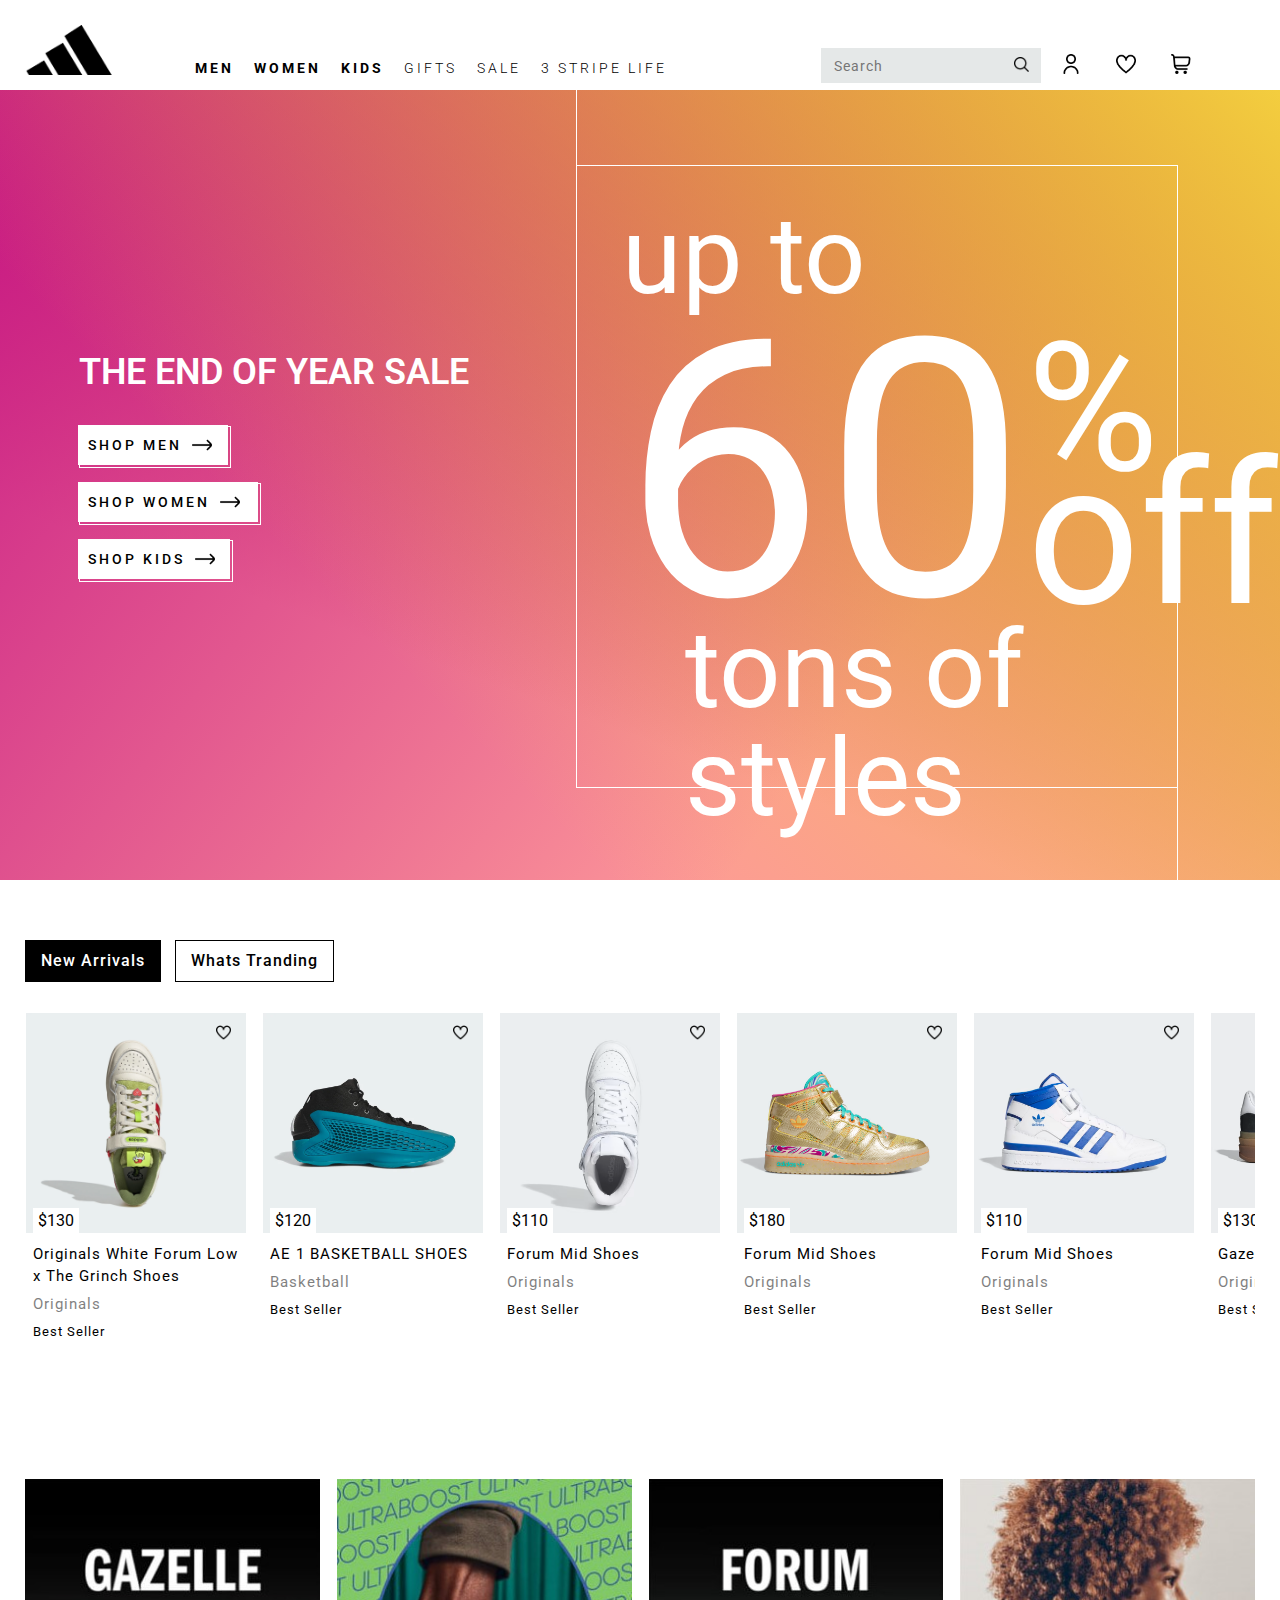
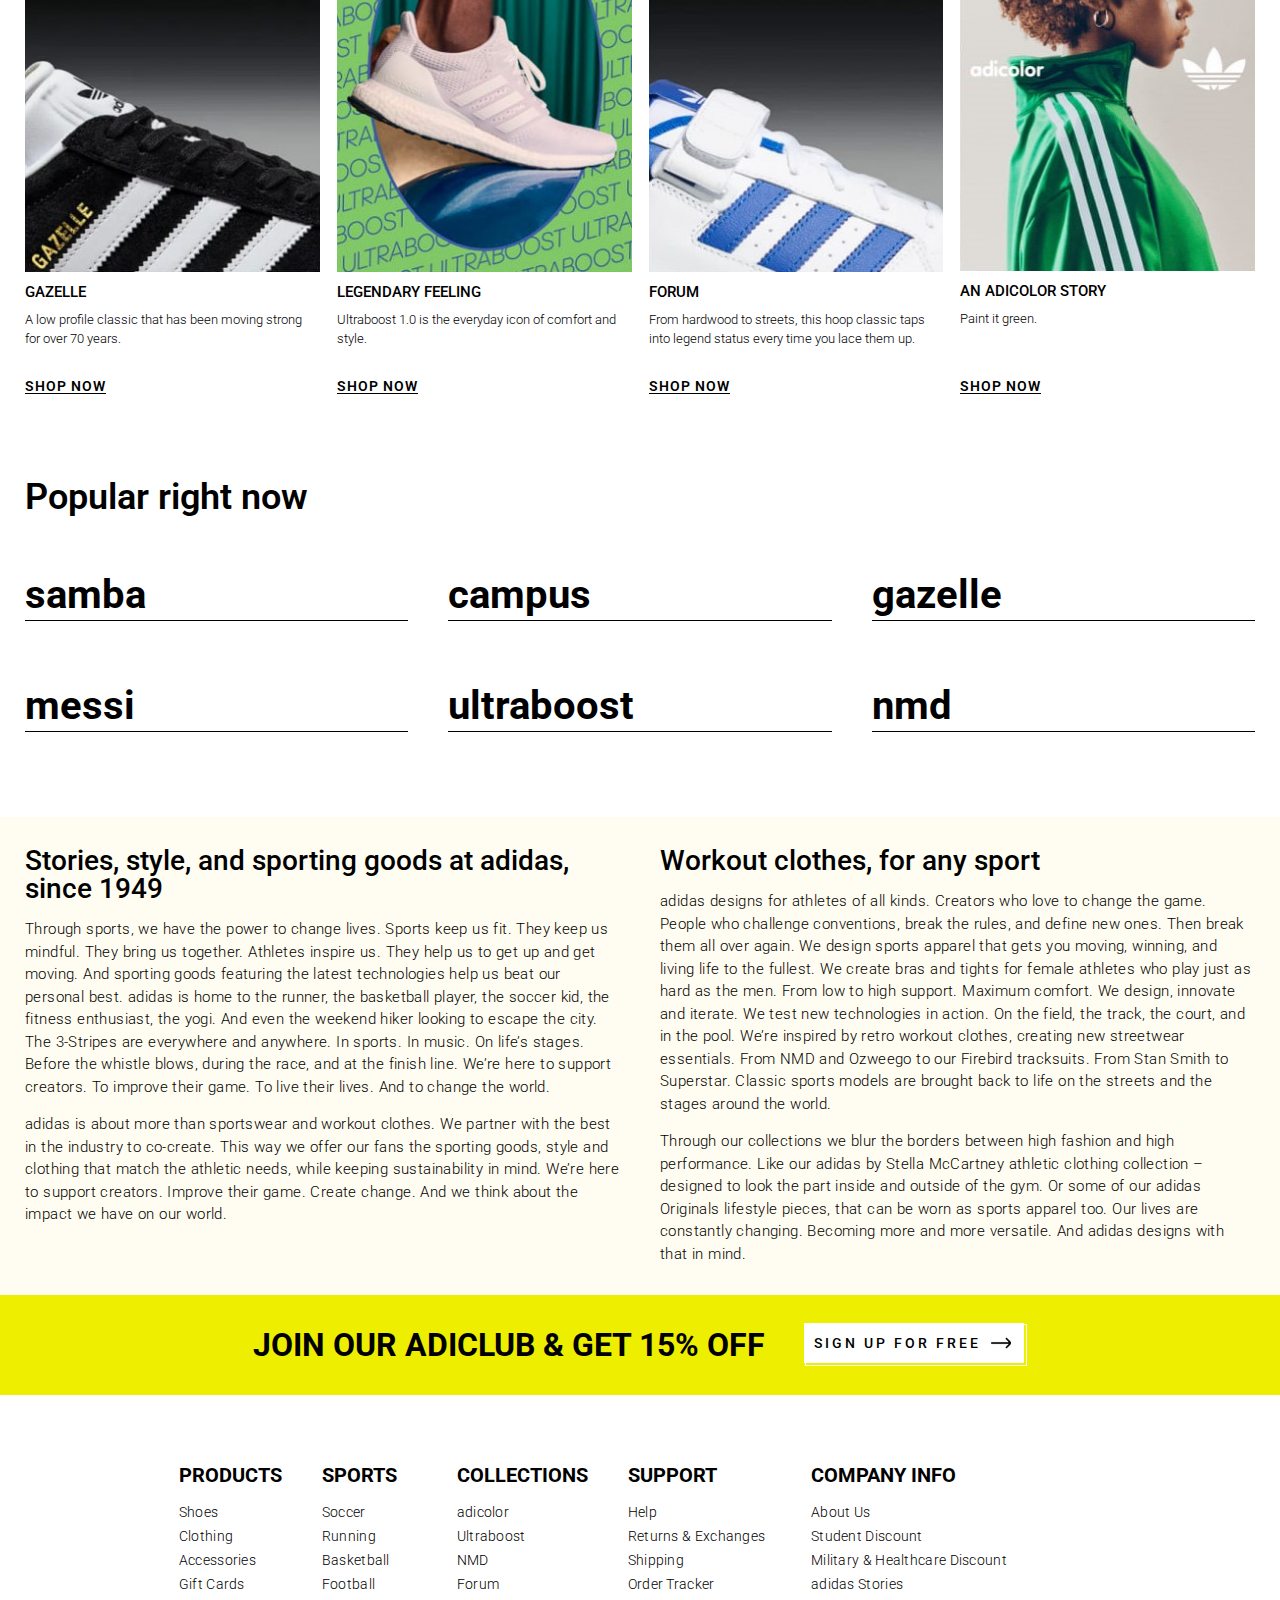
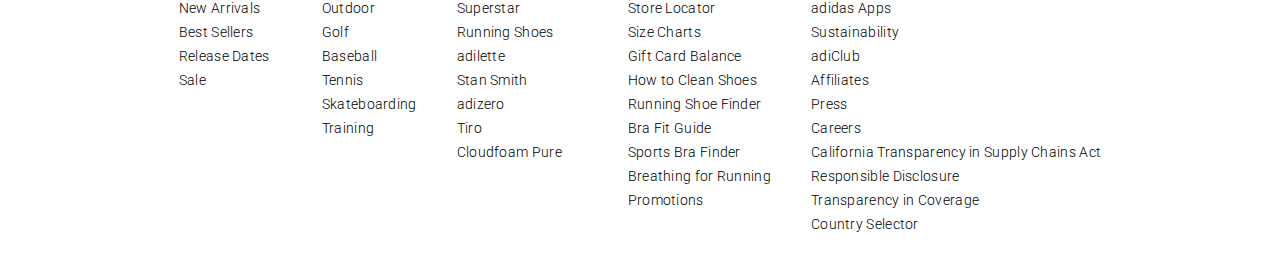
<file: index.html>
<!DOCTYPE html>
<html lang="en">
<head>
  <meta charset="UTF-8">
  <meta name="viewport" content="width=device-width, initial-scale=1.0">
  <link rel="stylesheet" type="text/css" href="css/main.css">
  <title>Close shop123</title>
</head>
  <body>

    <header class="header">
      <div class="container fixed">
        <nav class="nav">
          <img src="img/logo.png" class="logo" alt="logo" >

          <ul class="nav_list">

            <li><a href="#!">men</a>
              <div class="drop_div">
                men
                sdfds<br>
                men
              </div>
            </li>

            <li><a href="#!">women</a>
              <div class="drop_div">
                women
                sdfds<br>
                womeb
              </div>
            </li>

            <li><a href="#!">kids</a>
              <div class="drop_div">
                sdfsdf
                sdfds<br>
                dfgd
              </div>
            </li>

            <li><a href="#!">gifts</a>
              <div class="drop_div">
                sdfsdf
                sdfds<br>
                dfgd
              </div>
            </li>

            <li><a href="#!">sale</a>
              <div class="drop_div">
                sdfsdf
                sdfds<br>
                dfgd
              </div>
            </li>

            <li><a href="#!">3 stripe life</a>
              <div class="drop_div">
                sdfsdf
                sdfds<br>
                dfgd
              </div>
            </li>
          </ul>

          <div class="nav_tools">
            <form action="" class="search_form">
              <input placeholder="Search" type="text" class="search_input"autocomplete="off">
              <button class="search_form__btn">
                <img src="img/search_loop.png" alt="search_loop" class="logo_search" height="15">
              </button>
            </form>

            <a href="#!">
              <img src="img/account.png" alt="acc" class="logo_search" height="20">
            </a>
            <a href="favorites.html">
              <img src="img/heart.png" alt="heart-nav" class="logo_search" height="20">
            </a>
            <a href="basket.html">
              <img src="img/basket.png" alt="basket" class="logo_search" height="20">
            </a>
          </div>
        </nav>
      </div>
      <div class="sale_banner">
        <div class="container">
          <div class="category_sale">
            <h1 >THE END OF YEAR SALE</h1>

            <div class="under_btn under_btn_men">
              <a href="#!" class="under_btn_men"><p>shop men</p>
                <img src="img/arrow.png" height="20">
              </a>
            </div>

            <div class="under_btn under_btn_women">
              <a href="#!" class="under_btn_women"><p>shop women</p>
                <img src="img/arrow.png" height="20">
              </a>
            </div>

            <div class="under_btn under_btn_kids">
              <a href="#!" class="under_btn_kids"><p>shop kids</p>
                <img src="img/arrow.png" height="20">
              </a>
            </div>

          </div>
          <div class="big_sale">
            <div class="border_left"></div>
            <div class="sale_info">
              <p class="up">up to<p>
              <p class="sixten">60</p>
              <p class="prochent">%</p>
              <p class="off">off</p>
              <p class="tons">tons of styles</p>
            </div>
            <div class="border_right"></div>
          </div>
        </div>
      </div>

    </header>
    <main>
      <div class="container-main">
        <button class="switch-btn active-switch-btn" id="first-switch-btn">
          New Arrivals
        </button>
        <button class="switch-btn" id="second-switch-btn">
          Whats Tranding
        </button>

        <div class="catalog-scroll" id="New_Arrivals">

          <a href="forum-low.html" data-articule="1001" class="cart">
            <img class="img" src="img/forum_low_white_grinch/foto2.png" alt="">
            <h3>Originals White Forum Low x The Grinch Shoes</h3>
            <p class="collection-shoes">Originals</p>
            <p class="type-shoes">Best Seller</p>
            <span class="price-shoes">$130</span>
            <button class="cart-heart" id="01">
              <img src="img/heart.png" alt="heart" height="15">
            </button>
          </a>

          <a href="ae-baskerball.html" data-articule="1002" class="cart">
            <img class="img" src="img/basketball_ae_1/foto1.png" alt="" height="280">
            <h3>AE 1 BASKETBALL SHOES</h3>
            <p class="collection-shoes">Basketball</p>
            <p class="type-shoes">Best Seller</p>
            <span class="price-shoes">$120</span>
            <button class="cart-heart" id="02">
              <img src="img/heart.png" alt="heart" height="15">
            </button>
          </a>

          <a href="forum-mid-white.html" data-articule="1003" class="cart">
            <img class="img" src="img/forum-mid/white/foto2.png" alt="" height="280">
            <h3>Forum Mid Shoes</h3>
            <p class="collection-shoes">Originals</p>
            <p class="type-shoes">Best Seller</p>
            <span class="price-shoes">$110</span>
            <button class="cart-heart" id="03">
              <img src="img/heart.png" alt="heart" height="15">
            </button>
          </a>

          <a href="forum-mid-gold.html" data-articule="1004" class="cart">
            <img class="img" src="img/forum-mid/gold/foto1.png" alt="" height="280">
            <h3>Forum Mid Shoes</h3>
            <p class="collection-shoes">Originals</p>
            <p class="type-shoes">Best Seller</p>
            <span class="price-shoes">$180</span>
            <button class="cart-heart" id="04">
              <img src="img/heart.png" alt="heart" height="15">
            </button>
          </a>

          <a href="forum-mid-whiteBlue.html" data-articule="1005" class="cart">
            <img class="img" src="img/forum-mid/whiteBlue/foto1.png" alt="" height="280">
            <h3>Forum Mid Shoes</h3>
            <p class="collection-shoes">Originals</p>
            <p class="type-shoes">Best Seller</p>
            <span class="price-shoes">$110</span>
            <button class="cart-heart" id="05">
              <img src="img/heart.png" alt="heart" height="15">
            </button>
          </a>

          <a href="gazelle-bold-black.html" data-articule="1006" class="cart">
            <img class="img" src="img/gazelle-bold/black/foto1.png" alt="" height="280">
            <h3>Gazelle Bold Shoes</h3>
            <p class="collection-shoes">Originals</p>
            <p class="type-shoes">Best Seller</p>
            <span class="price-shoes">$130</span>
            <button class="cart-heart" id="06">
              <img src="img/heart.png" alt="heart" height="15">
            </button>
          </a>

          <a href="gazelle-bold-orandge.html" data-articule="1007" class="cart">
            <img class="img" src="img/gazelle-bold/orandge/foto1.png" alt="" height="280">
            <h3>Gazelle Bold Shoes</h3>
            <p class="collection-shoes">Originals</p>
            <p class="type-shoes">Best Seller</p>
            <span class="price-shoes">$130</span>
            <button class="cart-heart" id="07">
              <img src="img/heart.png" alt="heart" height="15">
            </button>
          </a>

          <a href="gazelle-bold-white.html" data-articule="1008" class="cart">
            <img class="img" src="img/gazelle-bold/white/foto1.png" alt="" height="280">
            <h3>Gazelle Bold Shoes</h3>
            <p class="collection-shoes">Originals</p>
            <p class="type-shoes">Best Seller</p>
            <span class="price-shoes">$130</span>
            <button class="cart-heart" id="08">
              <img src="img/heart.png" alt="heart" height="15">
            </button>
          </a>
        </div>

        <div class="catalog-scroll none_block" id="Whats_training">
          <a href="product.html" class="cart">
            <img class="img" src="img/pair5.png" alt="" height="280">
            <h3>Originals White Forum Low x The Grinch Shoes</h3>
            <p class="collection-shoes">Originals</p>
            <p class="type-shoes">Best Seller</p>
            <span class="price-shoes">$130</span>
            <button class="cart-heart" id="01">
              <img src="img/heart.png" alt="heart" height="15">
            </button>
          </a>

          <a href="product.html" class="cart">
            <img class="img" src="img/pair3.png" alt="" height="280">
            <h3>Originals White Forum Low x The Grinch Shoes</h3>
            <p class="collection-shoes">Originals</p>
            <p class="type-shoes">Best Seller</p>
            <span class="price-shoes">$130</span>
            <button class="cart-heart" id="02">
              <img src="img/heart.png" alt="heart" height="15">
            </button>
          </a>

          <a href="product.html" class="cart">
            <img class="img" src="img/pair7.png" alt="" height="280">
            <h3>Originals White Forum Low x The Grinch Shoes</h3>
            <p class="collection-shoes">Originals</p>
            <p class="type-shoes">Best Seller</p>
            <span class="price-shoes">$130</span>
            <button class="cart-heart" id="03">
              <img src="img/heart.png" alt="heart" height="15">
            </button>
          </a>

          <a href="product.html" class="cart">
            <img class="img" src="img/pair2.png" alt="" height="280">
            <h3>Originals White Forum Low x The Grinch Shoes</h3>
            <p class="collection-shoes">Originals</p>
            <p class="type-shoes">Best Seller</p>
            <span class="price-shoes">$130</span>
            <button class="cart-heart" id="03">
              <img src="img/heart.png" alt="heart" height="15">
            </button>
          </a>

          <a href="product.html" class="cart">
            <img class="img" src="img/pair3.png" alt="" height="280">
            <h3>Originals White Forum Low x The Grinch Shoes</h3>
            <p class="collection-shoes">Originals</p>
            <p class="type-shoes">Best Seller</p>
            <span class="price-shoes">$130</span>
            <button class="cart-heart" id="03">
              <img src="img/heart.png" alt="heart" height="15">
            </button>
          </a>

          <a href="product.html" class="cart">
            <img class="img" src="img/pair5.png" alt="" height="280">
            <h3>Originals White Forum Low x The Grinch Shoes</h3>
            <p class="collection-shoes">Originals</p>
            <p class="type-shoes">Best Seller</p>
            <span class="price-shoes">$130</span>
            <button class="cart-heart" id="03">
              <img src="img/heart.png" alt="heart" height="15">
            </button>
          </a>

          <a href="product.html" class="cart">
            <img class="img" src="img/pair2.png" alt="" height="280">
            <h3>Originals White Forum Low x The Grinch Shoes</h3>
            <p class="collection-shoes">Originals</p>
            <p class="type-shoes">Best Seller</p>
            <span class="price-shoes">$130</span>
            <button class="cart-heart" id="03">
              <img src="img/heart.png" alt="heart" height="15">
            </button>
          </a>
        </div>



        <div class="info-bord">
          <div class="card-info-bord">
            <img src="img/gazelle.jpg" alt="">
            <h3>Gazelle</h3>
            <p class="text-info-bord">A low profile classic that has been moving strong for over 70 years.</p>
            <a href="#!">shop now</a>
          </div>

          <div class="card-info-bord">
            <img src="img/legAndShoes.jpg" alt="">
            <h3>LEGENDARY FEELING</h3>
            <p class="text-info-bord">Ultraboost 1.0 is the everyday icon of comfort and style.</p>
            <a href="#!">shop now</a>
          </div>

          <div class="card-info-bord">
            <img src="img/forum.jpg" alt="">
            <h3>Forum</h3>
            <p class="text-info-bord">From hardwood to streets, this hoop classic taps into legend status every time you lace them up.</p>
            <a href="#!">shop now</a>
          </div>

          <div class="card-info-bord">
            <img src="img/women.jpg" id="img" alt="" height="">
            <h3>An adicolor story</h3>
            <p class="text-info-bord">Paint it green.</p>
            <a href="#!">shop now</a>
          </div>

        </div>

        <div class="popular-sections">
          <h3>Popular right now</h3>
          <div class="popular-sections-links">
            <div><a href="#!">samba</a></div>
            <div><a href="#!">campus</a></div>
            <div><a href="#!">gazelle</a></div>
            <div><a href="#!">messi</a></div>
            <div><a href="#!">ultraboost</a></div>
            <div><a href="#!">nmd</a></div>
          </div>
        </div>
      </div>

      <div style="background-color:#fffdf1; margin-top: 80px;">
        <div class="container-main info-blocks">
          <div class="info-block stories">
            <h3>Stories, style, and sporting goods at adidas, since 1949</h3>
            <p>Through sports, we have the power to change lives. Sports keep us fit. They keep us mindful. They bring us together. Athletes inspire us. They help us to get up and get moving. And sporting goods featuring the latest technologies help us beat our personal best. adidas is home to the runner, the basketball player, the soccer kid, the fitness enthusiast, the yogi. And even the weekend hiker looking to escape the city. The 3-Stripes are everywhere and anywhere. In sports. In music. On life’s stages. Before the whistle blows, during the race, and at the finish line. We’re here to support creators. To improve their game. To live their lives. And to change the world.</p>
            <p>adidas is about more than sportswear and workout clothes. We partner with the best in the industry to co-create. This way we offer our fans the sporting goods, style and clothing that match the athletic needs, while keeping sustainability in mind. We’re here to support creators. Improve their game. Create change. And we think about the impact we have on our world.</p>
          </div>

          <div class="info-block workout-clothes">
            <h3>Workout clothes, for any sport</h3>
            <p>adidas designs for athletes of all kinds. Creators who love to change the game. People who challenge conventions, break the rules, and define new ones. Then break them all over again. We design sports apparel that gets you moving, winning, and living life to the fullest. We create bras and tights for female athletes who play just as hard as the men. From low to high support. Maximum comfort. We design, innovate and iterate. We test new technologies in action. On the field, the track, the court, and in the pool. We’re inspired by retro workout clothes, creating new streetwear essentials. From NMD and Ozweego to our Firebird tracksuits. From Stan Smith to Superstar. Classic sports models are brought back to life on the streets and the stages around the world.</p>
            <p>Through our collections we blur the borders between high fashion and high performance. Like our adidas by Stella McCartney athletic clothing collection – designed to look the part inside and outside of the gym. Or some of our adidas Originals lifestyle pieces, that can be worn as sports apparel too. Our lives are constantly changing. Becoming more and more versatile. And adidas designs with that in mind.</p>
          </div>
        </div>
      </div>

      <div class="sign-up">
        <h2>JOIN OUR ADICLUB & GET 15% OFF</h2>
        <div class="under_btn under-btn-sign">
          <a href="#!" class="under-btn-sign"><p>sign up for free</p>
            <img src="img/arrow.png" height="20">
          </a>
        </div>
      </div>
    </main>

    <footer>
      <div class="footer-nav">
        <ul title="PRODUCTS">
          <li><a href="#!">Shoes </a></li>
          <li><a href="#!">Clothing </a></li>
          <li><a href="#!">Accessories </a></li>
          <li><a href="#!">Gift Cards </a></li>
          <li><a href="#!">New Arrivals </a></li>
          <li><a href="#!">Best Sellers </a></li>
          <li><a href="#!">Release Dates </a></li>
          <li><a href="#!">Sale </a></li>
        </ul>

        <ul title="SPORTS">
          <li><a href="#!">Soccer </a></li>
          <li><a href="#!">Running</a></li>
          <li><a href="#!">Basketball</a></li>
          <li><a href="#!">Football</a></li>
          <li><a href="#!">Outdoor</a></li>
          <li><a href="#!">Golf </a></li>
          <li><a href="#!">Baseball </a></li>
          <li><a href="#!">Tennis </a></li>
          <li><a href="#!">Skateboarding </a></li>
          <li><a href="#!">Training </a></li>
        </ul>

        <ul title="COLLECTIONS">
          <li><a href="#!">adicolor </a></li>
          <li><a href="#!">Ultraboost</a></li>
          <li><a href="#!">NMD</a></li>
          <li><a href="#!">Forum</a></li>
          <li><a href="#!">Superstar</a></li>
          <li><a href="#!">Running Shoes </a></li>
          <li><a href="#!">adilette </a></li>
          <li><a href="#!">Stan Smith </a></li>
          <li><a href="#!">adizero </a></li>
          <li><a href="#!">Tiro </a></li>
          <li><a href="#!">Cloudfoam Pure </a></li>
        </ul>

        <ul title="SUPPORT">
          <li><a href="#!">Help </a></li>
          <li><a href="#!">Returns & Exchanges</a></li>
          <li><a href="#!">Shipping</a></li>
          <li><a href="#!">Order Tracker</a></li>
          <li><a href="#!">Store Locator</a></li>
          <li><a href="#!">Size Charts </a></li>
          <li><a href="#!">Gift Card Balance </a></li>
          <li><a href="#!">How to Clean Shoes </a></li>
          <li><a href="#!">Running Shoe Finder </a></li>
          <li><a href="#!">Bra Fit Guide </a></li>
          <li><a href="#!">Sports Bra Finder </a></li>
          <li><a href="#!">Breathing for Running </a></li>
          <li><a href="#!">Promotions </a></li>
        </ul>

        <ul title="COMPANY INFO">
          <li><a href="#!">About Us </a></li>
          <li><a href="#!">Student Discount</a></li>
          <li><a href="#!">Military & Healthcare Discount</a></li>
          <li><a href="#!">adidas Stories</a></li>
          <li><a href="#!">adidas Apps</a></li>
          <li><a href="#!">Sustainability </a></li>
          <li><a href="#!">adiClub </a></li>
          <li><a href="#!">Affiliates </a></li>
          <li><a href="#!">Press </a></li>
          <li><a href="#!">Careers </a></li>
          <li><a href="#!">California Transparency in Supply Chains Act </a></li>
          <li><a href="#!">Responsible Disclosure </a></li>
          <li><a href="#!">Transparency in Coverage</a></li>
          <li><a href="#!">Country Selector </a></li>
        </ul>

      </div>
    </footer>

    <script src="js/heart.js"></script>
    <script src="js/scrollNav.js"></script>
    <script src="js/swapScrollMenu.js"></script>
    <script src="js/timer.js"></script>

  </body>
</html>
</file>
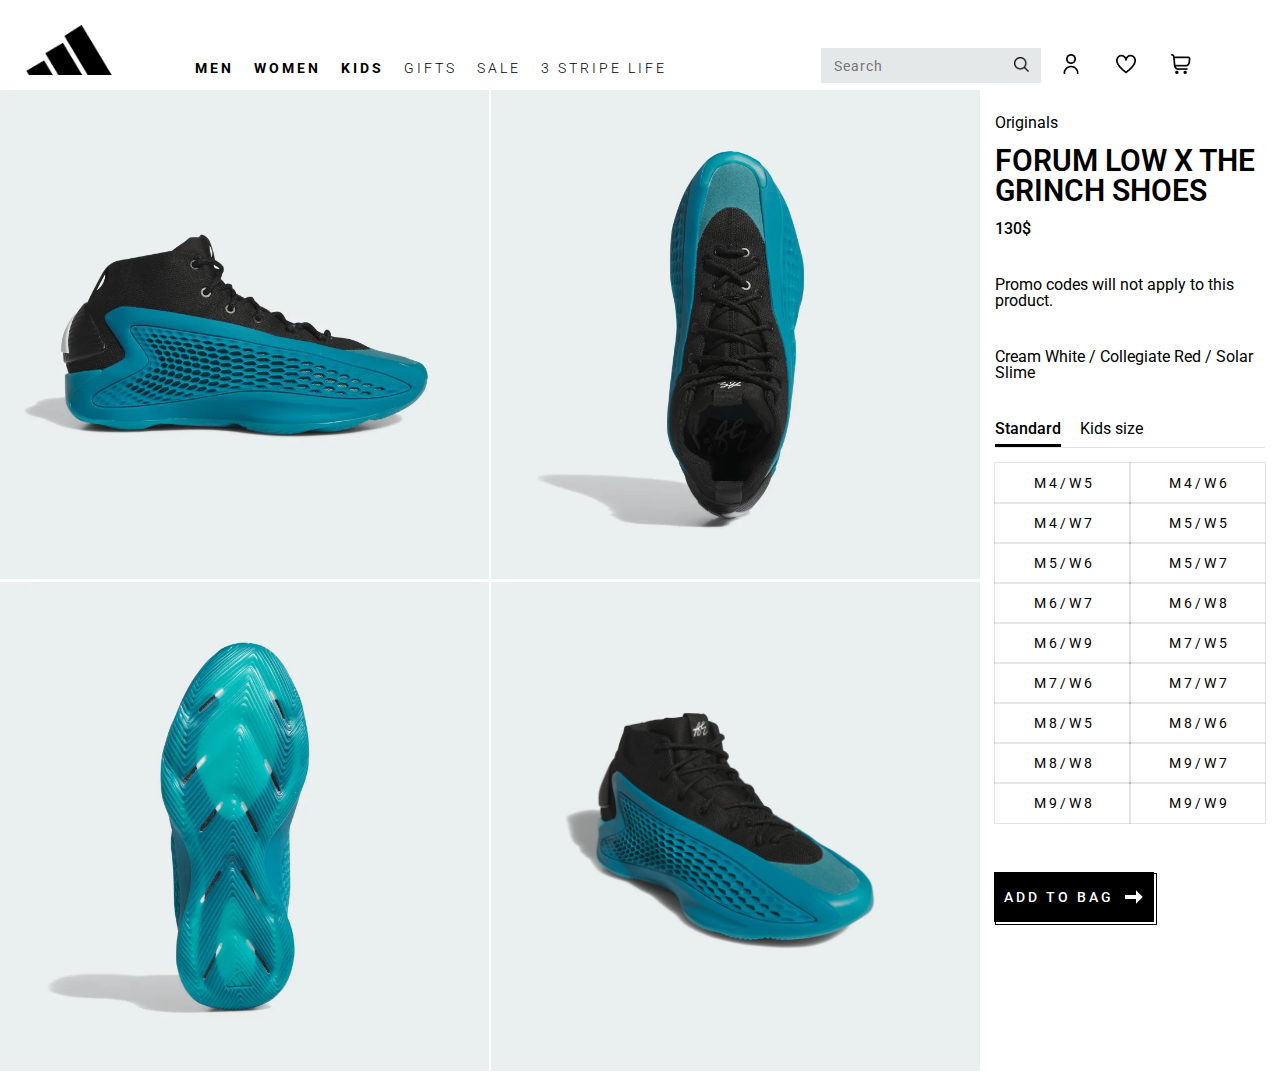
<file: ae-baskerball.html>
<!DOCTYPE html>
<html lang="en">
<head>
  <meta charset="UTF-8">
  <meta name="viewport" content="width=device-width, initial-scale=1.0">
  <link rel="stylesheet" type="text/css" href="css/main.css">
  <title>Close shop</title>
</head>
  <body>

    <header class="header">
      <div class="container" style="position: relative; margin: 0 auto;width: 100%;">
        <nav class="nav">
          <img src="img/logo.png" class="logo" alt="logo" >

          <ul class="nav_list">

            <li><a href="#!">men</a>
              <div class="drop_div">
                men
                sdfds<br>
                men
              </div>
            </li>

            <li><a href="#!">women</a>
              <div class="drop_div">
                women
                sdfds<br>
                womeb
              </div>
            </li>

            <li><a href="#!">kids</a>
              <div class="drop_div">
                sdfsdf
                sdfds<br>
                dfgd
              </div>
            </li>

            <li><a href="#!">gifts</a>
              <div class="drop_div">
                sdfsdf
                sdfds<br>
                dfgd
              </div>
            </li>

            <li><a href="#!">sale</a>
              <div class="drop_div">
                sdfsdf
                sdfds<br>
                dfgd
              </div>
            </li>

            <li><a href="#!">3 stripe life</a>
              <div class="drop_div">
                sdfsdf
                sdfds<br>
                dfgd
              </div>
            </li>
          </ul>

          <div class="nav_tools">
            <form action="" class="search_form">
              <input placeholder="Search" type="text" class="search_input"autocomplete="off">
              <button class="search_form__btn">
                <img src="img/search_loop.png" alt="search_loop" class="logo_search" height="15">
              </button>
            </form>

            <a href="#!">
              <img src="img/account.png" alt="acc" class="logo_search" height="20">
            </a>
            <a href="favorites.html">
              <img src="img/heart.png" alt="heart-nav" class="logo_search" height="20">
            </a>
            <a href="#!">
              <img src="img/basket.png" alt="basket" class="logo_search" height="20">
            </a>
          </div>
        </nav>
      </div>
    </header>
    <main>
      <div class="main-product">
        <div class="product-info">
          <div class="product-img">
            <span><img src="img/basketball_ae_1/foto1.png" alt=""></span>
            <span><img src="img/basketball_ae_1/foto2.png" alt=""></span>
            <span><img src="img/basketball_ae_1/foto3.png" alt=""></span>
            <span><img src="img/basketball_ae_1/foto4.png" alt=""></span>
          </div>


        </div>
        <div class="product-packaging">
          <div class="sidebar">

            <div class="product-description">
              <span>Originals</span>
              <h1>FORUM LOW X THE GRINCH SHOES</h1>
              <span class="product-price">130$</span>
              <p>Promo codes will not apply to this product.</p>
              <p>Cream White / Collegiate Red / Solar Slime</p>
            </div>

            <div class="size-toggle">
              <a href="#!" class="size-toggle-active-btn">Standard</a>
              <a href="#!">Kids size</a>
            </div>

            <div class="size-selector">
              <button>M 4 / W 5</button>
              <button>M 4 / W 6</button>
              <button>M 4 / W 7</button>
              <button>M 5 / W 5</button>
              <button>M 5 / W 6</button>
              <button>M 5 / W 7</button>
              <button>M 6 / W 7</button>
              <button>M 6 / W 8</button>
              <button>M 6 / W 9</button>
              <button>M 7 / W 5</button>
              <button>M 7 / W 6</button>
              <button>M 7 / W 7</button>
              <button>M 8 / W 5</button>
              <button>M 8 / W 6</button>
              <button>M 8 / W 8</button>
              <button>M 9 / W 7</button>
              <button>M 9 / W 8</button>
              <button>M 9 / W 9</button>

            </div>

            <div class="under_btn under_btn_men btn-bag" style="border-color:black; width: 160px; height: 50px;">
              <a href="#!" class="under_btn_men" style=" background-color: black; color: white; width: 160px; height: 50px" >
                <p>Add to bag</p>
                <img src="img/white-arrow1.png" height="20">
              </a>
            </div>


          </div>
        </div>
      </div>
    </main>


    <!-- <script src="js/product.js"></script> -->

  </body>
</html>
</file>
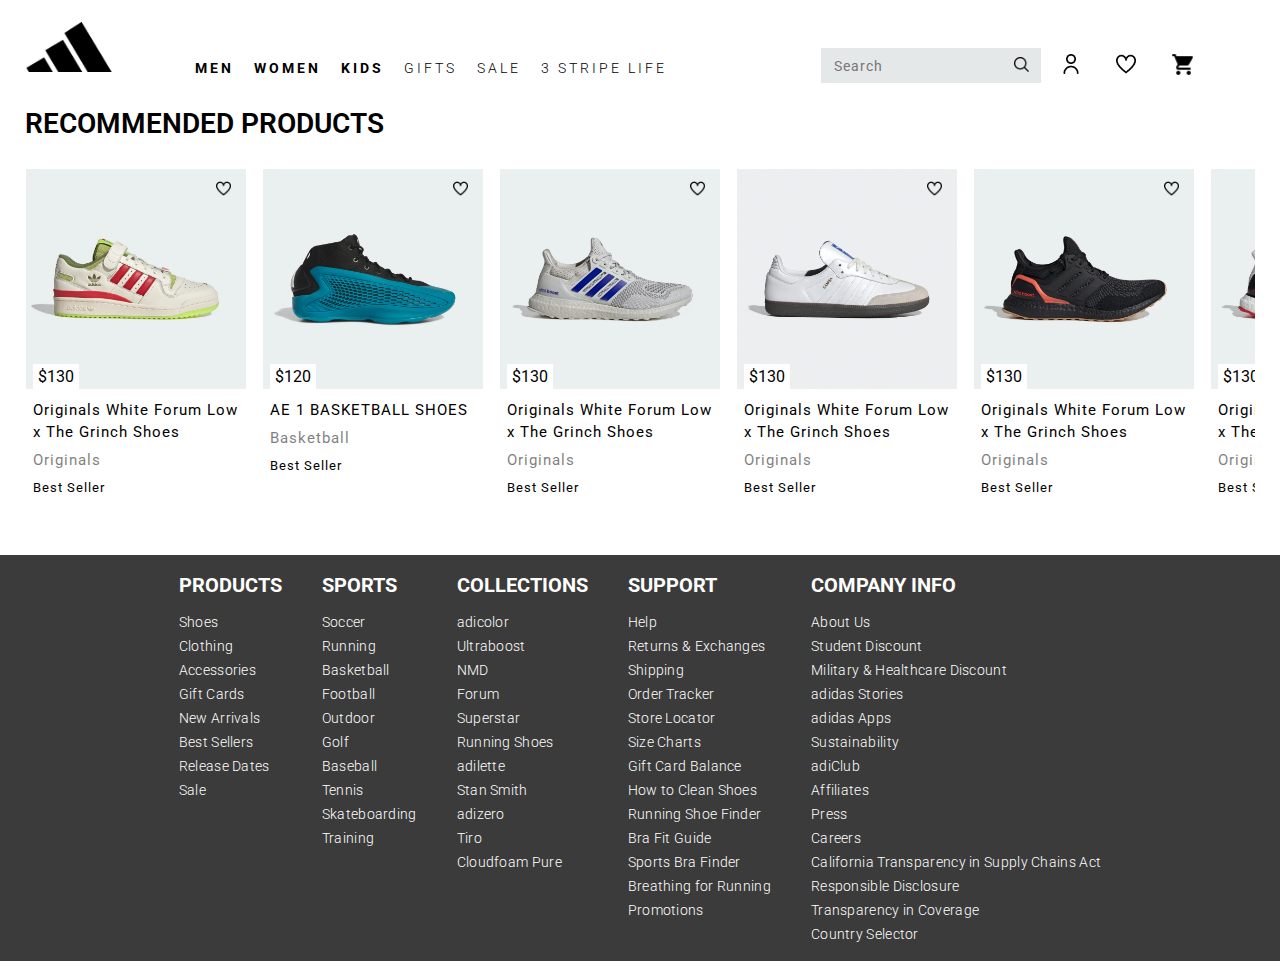
<file: basket.html>
<!DOCTYPE html>
<html lang="en">
<head>
  <meta charset="UTF-8">
  <meta name="viewport" content="width=device-width, initial-scale=1.0">
  <link rel="stylesheet" type="text/css" href="css/main.css">
  <title>Close shop123</title>
</head>
  <body>

    <header class="header">
      <div class="container fixed">
        <nav class="nav">
          <a href="index.html" style="align-self:end">
            <img src="img/logo.png" class="logo" alt="logo" >
          </a>

          <ul class="nav_list">

            <li><a href="#!">men</a>
              <div class="drop_div">
                men
                sdfds<br>
                men
              </div>
            </li>

            <li><a href="#!">women</a>
              <div class="drop_div">
                women
                sdfds<br>
                womeb
              </div>
            </li>

            <li><a href="#!">kids</a>
              <div class="drop_div">
                sdfsdf
                sdfds<br>
                dfgd
              </div>
            </li>

            <li><a href="#!">gifts</a>
              <div class="drop_div">
                sdfsdf
                sdfds<br>
                dfgd
              </div>
            </li>

            <li><a href="#!">sale</a>
              <div class="drop_div">
                sdfsdf
                sdfds<br>
                dfgd
              </div>
            </li>

            <li><a href="#!">3 stripe life</a>
              <div class="drop_div">
                sdfsdf
                sdfds<br>
                dfgd
              </div>
            </li>
          </ul>

          <div class="nav_tools">
            <form action="" class="search_form">
              <input placeholder="Search" type="text" class="search_input"autocomplete="off">
              <button class="search_form__btn">
                <img src="img/search_loop.png" alt="search_loop" class="logo_search" height="15">
              </button>
            </form>

            <a href="#!">
              <img src="img/account.png" alt="acc" class="logo_search" height="20">
            </a>
            <a href="favorites.html">
              <img src="img/heart.png" alt="heart-nav" class="logo_search" height="20">
            </a>
            <a href="#!">
              <img src="img/active-basket.png" alt="basket" class="logo_search" height="25">
            </a>
          </div>
        </nav>
      </div>
    </header>

    <main>
      <div class="container-main" style="margin-top: 110px; ">
        <div class="basket-info" >
          <div class="product-basket">
            <h2>your bag</h2>
            <p class="total-price">
              <span>TOTAL: (1 item)</span>
              <strong>$100</strong>
            </p>
            <div class="carts-basket">
              <div class="carts-basket-item none_block">
                <img src="img/pair4.png" alt="" height="220">
                <div class="about-product">

                  <div class="name-product">
                    <a href="#!">SAMBA OG SHOES</a>
                    <span>100$</span>
                  </div>

                  <span data-color>CORE BLACK / CORE BLACK / GUM</span>
                  <br><br>
                  <span data-size>SIZE: M 8 / W 9</span>

                  <div class="select-section">
                    <select name="pets" id="pet-select" class="select-quantify">
                      <option value="1">1</option>
                      <option value="2">2</option>
                      <option value="3">3</option>
                      <option value="4">4</option>
                      <option value="5">5</option>
                      <option value="6">6</option>
                      <option value="7">7</option>
                      <option value="8">8</option>
                      <option value="9">9</option>
                      <option value="10">10</option>
                      <option value="11">11</option>
                      <option value="12">12</option>
                      <option value="13">13</option>
                      <option value="14">14</option>
                    </select>
                  </div>

                </div>
                <img src="img/close-ikon.png" alt="" height="30" class="close-ikon">

              </div>


            </div>
          </div>
          <aside class="aside-basket">

            <button class="button-basket">
              <span>Checkout</span>
              <img src="img/white-arrow1.png" alt="">
            </button>

            <div class="checkout-panel">
              <h4>Order summary</h4>

              <div class="order-summary-label">
                <span>2 items</span>
                <span>$200</span>
              </div>

              <div class="order-summary-sale-tax">
                <span>Sales Tax</span>
                <span>$15,44</span>
              </div>

              <div class="order-summary-delivery">
                <span>Delivery</span>
                <span>$4,99</span>
              </div>

              <div class="order-summary-total" style="margin: 30px 0px;">
                <span><strong>Total</strong></span>
                <span><strong>$123,99</strong></span>
              </div>
            </div>

            <a href="#!" class="dolami">Pay in 4 interest-free payments of 35,64$ with
              <img src="img/pay-sistem/paypal.png" alt="" height="16">
            </a>

            <div class="promo-code">
              <button class="promo-btn">
                <img src="img/promo.png" alt="" height="25">
                <span>use a promo code</span>
              </button>
            </div>

            <div class="method-pay">
              <h5>ACCEPTED PAYMENT METHODS</h5>
              <img src="img/pay-sistem/visa.png" alt="" height="40">
              <img src="img/pay-sistem/mastercard.png" alt="" height="40">
              <img src="img/pay-sistem/discover-pay.png" alt="" height="40">
              <img src="img/pay-sistem/apple-pay.png" alt="" height="40">
              <img src="img/pay-sistem/paypal-icon.png" alt="" height="40">
            </div>

          </aside>
        </div>

        <h2>RECOMMENDED PRODUCTS</h2>

        <div class="catalog-scroll" id="New_Arrivals">

          <a href="product.html" data-articule="1001" class="cart">
            <img class="img" src="img/forum_low_white_grinch/foto1.png" alt="">
            <h3>Originals White Forum Low x The Grinch Shoes</h3>
            <p class="collection-shoes">Originals</p>
            <p class="type-shoes">Best Seller</p>
            <span class="price-shoes">$130</span>
            <button class="cart-heart" id="01">
              <img src="img/heart.png" alt="heart" height="15">
            </button>
          </a>

          <a href="product.html" data-articule="1002" class="cart">
            <img class="img" src="img/basketball_ae_1/foto1.png" alt="" height="280">
            <h3>AE 1 BASKETBALL SHOES</h3>
            <p class="collection-shoes">Basketball</p>
            <p class="type-shoes">Best Seller</p>
            <span class="price-shoes">$120</span>
            <button class="cart-heart" id="02">
              <img src="img/heart.png" alt="heart" height="15">
            </button>
          </a>

          <a href="product.html" class="cart">
            <img class="img" src="img/pair3.png" alt="" height="280">
            <h3>Originals White Forum Low x The Grinch Shoes</h3>
            <p class="collection-shoes">Originals</p>
            <p class="type-shoes">Best Seller</p>
            <span class="price-shoes">$130</span>
            <button class="cart-heart" id="03">
              <img src="img/heart.png" alt="heart" height="15">
            </button>
          </a>

          <a href="product.html" class="cart">
            <img class="img" src="img/pair4.png" alt="" height="280">
            <h3>Originals White Forum Low x The Grinch Shoes</h3>
            <p class="collection-shoes">Originals</p>
            <p class="type-shoes">Best Seller</p>
            <span class="price-shoes">$130</span>
            <button class="cart-heart" id="04">
              <img src="img/heart.png" alt="heart" height="15">
            </button>
          </a>

          <a href="product.html" class="cart">
            <img class="img" src="img/pair5.png" alt="" height="280">
            <h3>Originals White Forum Low x The Grinch Shoes</h3>
            <p class="collection-shoes">Originals</p>
            <p class="type-shoes">Best Seller</p>
            <span class="price-shoes">$130</span>
            <button class="cart-heart" id="05">
              <img src="img/heart.png" alt="heart" height="15">
            </button>
          </a>

          <a href="product.html" class="cart">
            <img class="img" src="img/pair6.png" alt="" height="280">
            <h3>Originals White Forum Low x The Grinch Shoes</h3>
            <p class="collection-shoes">Originals</p>
            <p class="type-shoes">Best Seller</p>
            <span class="price-shoes">$130</span>
            <button class="cart-heart" id="06">
              <img src="img/heart.png" alt="heart" height="15">
            </button>
          </a>

          <a href="product.html" class="cart">
            <img class="img" src="img/pair7.png" alt="" height="280">
            <h3>Originals White Forum Low x The Grinch Shoes</h3>
            <p class="collection-shoes">Originals</p>
            <p class="type-shoes">Best Seller</p>
            <span class="price-shoes">$130</span>
            <button class="cart-heart" id="07">
              <img src="img/heart.png" alt="heart" height="15">
            </button>
          </a>

          <a href="product.html" class="cart">
            <img class="img" src="img/pair2.png" alt="" height="280">
            <h3>Originals White Forum Low x The Grinch Shoes</h3>
            <p class="collection-shoes">Originals</p>
            <p class="type-shoes">Best Seller</p>
            <span class="price-shoes">$130</span>
            <button class="cart-heart" id="08">
              <img src="img/heart.png" alt="heart" height="15">
            </button>
          </a>

          <a href="product.html" class="cart">
            <img class="img" src="img/pair5.png" alt="" height="280">
            <h3>Originals White Forum Low x The Grinch Shoes</h3>
            <p class="collection-shoes">Originals</p>
            <p class="type-shoes">Best Seller</p>
            <span class="price-shoes">$130</span>
            <button class="cart-heart" id="09">
              <img src="img/heart.png" alt="heart" height="15">
            </button>
          </a>

          <a href="product.html" class="cart">
            <img class="img" src="img/pair3.png" alt="" height="280">
            <h3>Originals White Forum Low x The Grinch Shoes</h3>
            <p class="collection-shoes">Originals</p>
            <p class="type-shoes">Best Seller</p>
            <span class="price-shoes">$130</span>
            <button class="cart-heart" id="10">
              <img src="img/heart.png" alt="heart" height="15">
            </button>
          </a>
        </div>

        <div class="catalog-scroll none_block" id="Whats_training">
          <a href="product.html" class="cart">
            <img class="img" src="img/pair5.png" alt="" height="280">
            <h3>Originals White Forum Low x The Grinch Shoes</h3>
            <p class="collection-shoes">Originals</p>
            <p class="type-shoes">Best Seller</p>
            <span class="price-shoes">$130</span>
            <button class="cart-heart" id="01">
              <img src="img/heart.png" alt="heart" height="15">
            </button>
          </a>

          <a href="product.html" class="cart">
            <img class="img" src="img/pair3.png" alt="" height="280">
            <h3>Originals White Forum Low x The Grinch Shoes</h3>
            <p class="collection-shoes">Originals</p>
            <p class="type-shoes">Best Seller</p>
            <span class="price-shoes">$130</span>
            <button class="cart-heart" id="02">
              <img src="img/heart.png" alt="heart" height="15">
            </button>
          </a>

          <a href="product.html" class="cart">
            <img class="img" src="img/pair7.png" alt="" height="280">
            <h3>Originals White Forum Low x The Grinch Shoes</h3>
            <p class="collection-shoes">Originals</p>
            <p class="type-shoes">Best Seller</p>
            <span class="price-shoes">$130</span>
            <button class="cart-heart" id="03">
              <img src="img/heart.png" alt="heart" height="15">
            </button>
          </a>

          <a href="product.html" class="cart">
            <img class="img" src="img/pair2.png" alt="" height="280">
            <h3>Originals White Forum Low x The Grinch Shoes</h3>
            <p class="collection-shoes">Originals</p>
            <p class="type-shoes">Best Seller</p>
            <span class="price-shoes">$130</span>
            <button class="cart-heart" id="03">
              <img src="img/heart.png" alt="heart" height="15">
            </button>
          </a>

          <a href="product.html" class="cart">
            <img class="img" src="img/pair3.png" alt="" height="280">
            <h3>Originals White Forum Low x The Grinch Shoes</h3>
            <p class="collection-shoes">Originals</p>
            <p class="type-shoes">Best Seller</p>
            <span class="price-shoes">$130</span>
            <button class="cart-heart" id="03">
              <img src="img/heart.png" alt="heart" height="15">
            </button>
          </a>

          <a href="product.html" class="cart">
            <img class="img" src="img/pair5.png" alt="" height="280">
            <h3>Originals White Forum Low x The Grinch Shoes</h3>
            <p class="collection-shoes">Originals</p>
            <p class="type-shoes">Best Seller</p>
            <span class="price-shoes">$130</span>
            <button class="cart-heart" id="03">
              <img src="img/heart.png" alt="heart" height="15">
            </button>
          </a>

          <a href="product.html" class="cart">
            <img class="img" src="img/pair2.png" alt="" height="280">
            <h3>Originals White Forum Low x The Grinch Shoes</h3>
            <p class="collection-shoes">Originals</p>
            <p class="type-shoes">Best Seller</p>
            <span class="price-shoes">$130</span>
            <button class="cart-heart" id="03">
              <img src="img/heart.png" alt="heart" height="15">
            </button>
          </a>
        </div>
    </main>

    <footer>
      <div class="footer-nav footer-basket">
        <ul title="PRODUCTS">
          <li><a href="#!">Shoes </a></li>
          <li><a href="#!">Clothing </a></li>
          <li><a href="#!">Accessories </a></li>
          <li><a href="#!">Gift Cards </a></li>
          <li><a href="#!">New Arrivals </a></li>
          <li><a href="#!">Best Sellers </a></li>
          <li><a href="#!">Release Dates </a></li>
          <li><a href="#!">Sale </a></li>
        </ul>

        <ul title="SPORTS">
          <li><a href="#!">Soccer </a></li>
          <li><a href="#!">Running</a></li>
          <li><a href="#!">Basketball</a></li>
          <li><a href="#!">Football</a></li>
          <li><a href="#!">Outdoor</a></li>
          <li><a href="#!">Golf </a></li>
          <li><a href="#!">Baseball </a></li>
          <li><a href="#!">Tennis </a></li>
          <li><a href="#!">Skateboarding </a></li>
          <li><a href="#!">Training </a></li>
        </ul>

        <ul title="COLLECTIONS">
          <li><a href="#!">adicolor </a></li>
          <li><a href="#!">Ultraboost</a></li>
          <li><a href="#!">NMD</a></li>
          <li><a href="#!">Forum</a></li>
          <li><a href="#!">Superstar</a></li>
          <li><a href="#!">Running Shoes </a></li>
          <li><a href="#!">adilette </a></li>
          <li><a href="#!">Stan Smith </a></li>
          <li><a href="#!">adizero </a></li>
          <li><a href="#!">Tiro </a></li>
          <li><a href="#!">Cloudfoam Pure </a></li>
        </ul>

        <ul title="SUPPORT">
          <li><a href="#!">Help </a></li>
          <li><a href="#!">Returns & Exchanges</a></li>
          <li><a href="#!">Shipping</a></li>
          <li><a href="#!">Order Tracker</a></li>
          <li><a href="#!">Store Locator</a></li>
          <li><a href="#!">Size Charts </a></li>
          <li><a href="#!">Gift Card Balance </a></li>
          <li><a href="#!">How to Clean Shoes </a></li>
          <li><a href="#!">Running Shoe Finder </a></li>
          <li><a href="#!">Bra Fit Guide </a></li>
          <li><a href="#!">Sports Bra Finder </a></li>
          <li><a href="#!">Breathing for Running </a></li>
          <li><a href="#!">Promotions </a></li>
        </ul>

        <ul title="COMPANY INFO">
          <li><a href="#!">About Us </a></li>
          <li><a href="#!">Student Discount</a></li>
          <li><a href="#!">Military & Healthcare Discount</a></li>
          <li><a href="#!">adidas Stories</a></li>
          <li><a href="#!">adidas Apps</a></li>
          <li><a href="#!">Sustainability </a></li>
          <li><a href="#!">adiClub </a></li>
          <li><a href="#!">Affiliates </a></li>
          <li><a href="#!">Press </a></li>
          <li><a href="#!">Careers </a></li>
          <li><a href="#!">California Transparency in Supply Chains Act </a></li>
          <li><a href="#!">Responsible Disclosure </a></li>
          <li><a href="#!">Transparency in Coverage</a></li>
          <li><a href="#!">Country Selector </a></li>
        </ul>

      </div>
    </footer>
    <script src="js/scrollNav.js"></script>
    <script src="js/bag.js"></script>

  </body>
</html>
</file>
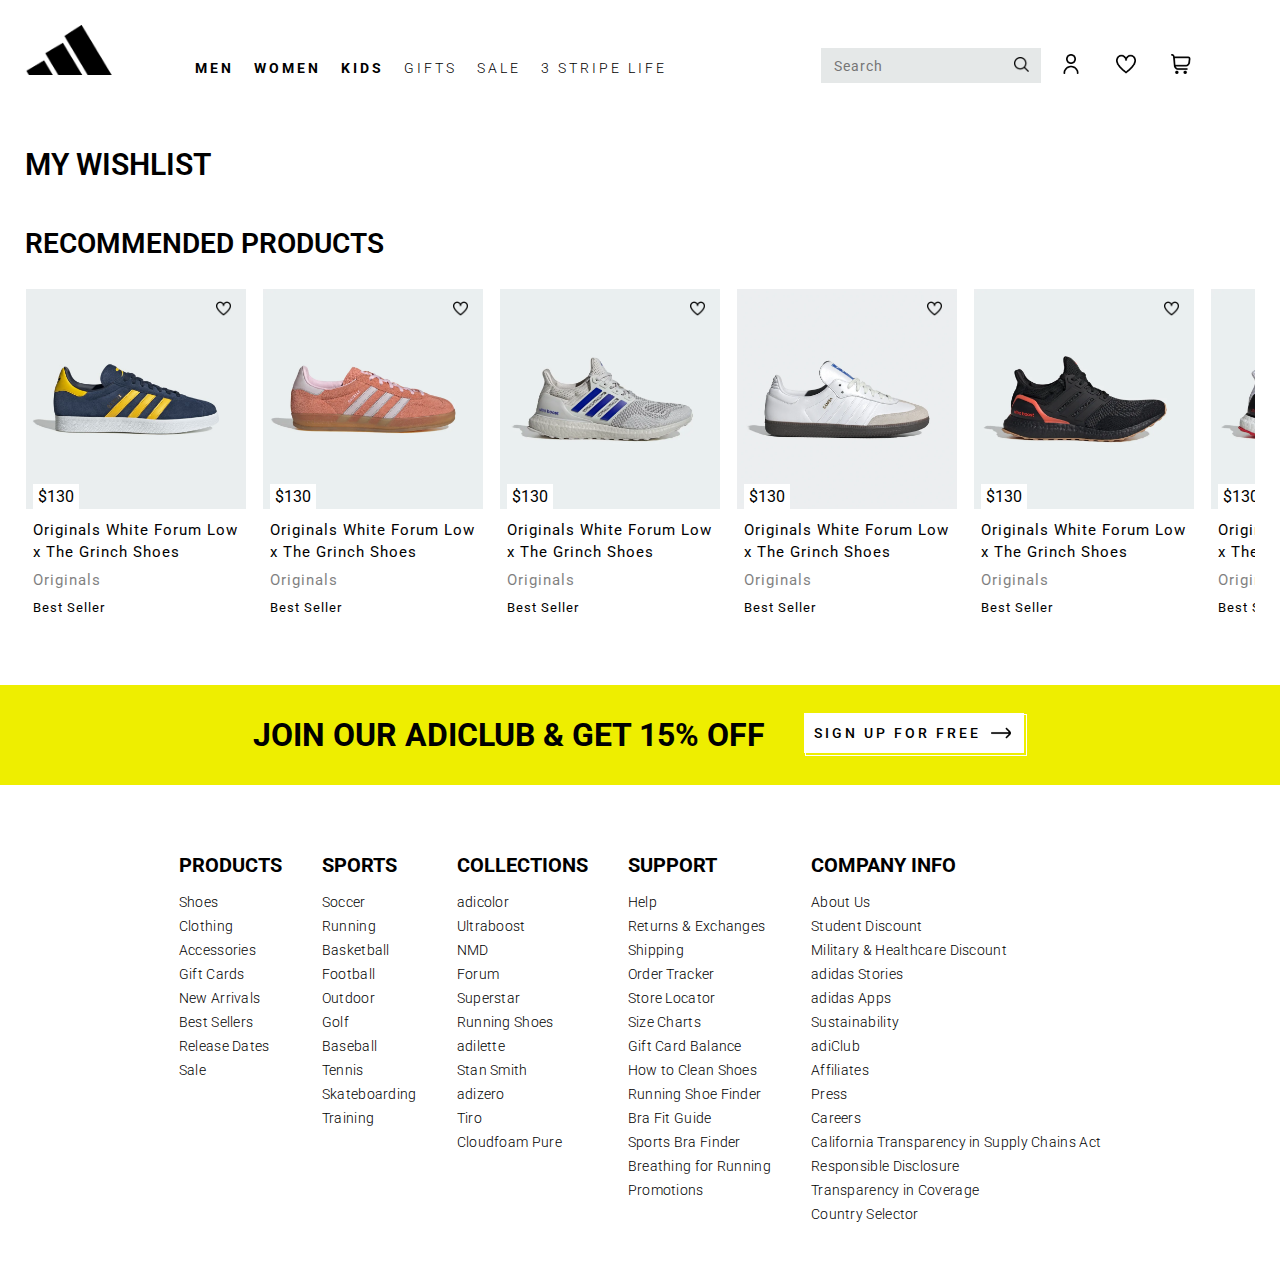
<file: favorites.html>
<!DOCTYPE html>
<html lang="en">
<head>
  <meta charset="UTF-8">
  <meta name="viewport" content="width=device-width, initial-scale=1.0">
  <link rel="stylesheet" type="text/css" href="css/main.css">
  <title>Favorites</title>
</head>
  <body>

        <header class="header">
          <div class="container fixed">
            <nav class="nav">
              <img src="img/logo.png" class="logo" alt="logo" >

              <ul class="nav_list">

                <li><a href="#!">men</a>
                  <div class="drop_div">
                    men
                    sdfds<br>
                    men
                  </div>
                </li>

                <li><a href="#!">women</a>
                  <div class="drop_div">
                    women
                    sdfds<br>
                    womeb
                  </div>
                </li>

                <li><a href="#!">kids</a>
                  <div class="drop_div">
                    sdfsdf
                    sdfds<br>
                    dfgd
                  </div>
                </li>

                <li><a href="#!">gifts</a>
                  <div class="drop_div">
                    sdfsdf
                    sdfds<br>
                    dfgd
                  </div>
                </li>

                <li><a href="#!">sale</a>
                  <div class="drop_div">
                    sdfsdf
                    sdfds<br>
                    dfgd
                  </div>
                </li>

                <li><a href="#!">3 stripe life</a>
                  <div class="drop_div">
                    sdfsdf
                    sdfds<br>
                    dfgd
                  </div>
                </li>
              </ul>

              <div class="nav_tools">
                <form action="" class="search_form">
                  <input placeholder="Search" type="text" class="search_input"autocomplete="off">
                  <button class="search_form__btn">
                    <img src="img/search_loop.png" alt="search_loop" class="logo_search" height="15">
                  </button>
                </form>

                <a href="#!">
                  <img src="img/account.png" alt="acc" class="logo_search" height="20">
                </a>
                <a href="favorites.html">
                  <img src="img/heart.png" alt="heart-nav" class="logo_search" height="20">
                </a>
                <a href="basket.html">
                  <img src="img/basket.png" alt="basket" class="logo_search" height="20">
                </a>
              </div>
            </nav>
          </div>
        </header>

        <main>
          <div class="container-main">
            <div class="wishlist">
              <h1>My wishlist</h1>
              <div class="wishlist-elem" id="wishlist">
                <div class="join-club none_block">
                  <h3>DONT LOSE YOUR WISHLIST</h3>
                  <p>Join the adiClub today and receive a 15% discount voucher for your first order. Or log in to save the item(s) so they won't be lost.</p>
                  <button class="register-btn">
                    <p>Register</p>
                    <img src="img/arrow.png" alt="" s>
                  </button>
                  <p>Already an adiClub member?</p>
                  <a href="#!">Log in</a>
                </div>
              </div>
            </div>
          <h2>RECOMMENDED PRODUCTS</h2>
          <div class="catalog-scroll" id="New_Arrivals">

            <a href="#!" class="cart">
              <img class="img" src="img/pair7.png" alt="">
              <h3>Originals White Forum Low x The Grinch Shoes</h3>
              <p class="collection-shoes">Originals</p>
              <p class="type-shoes">Best Seller</p>
              <span class="price-shoes">$130</span>
              <button class="cart-heart" id="01">
                <img src="img/heart.png" alt="heart" height="15">
              </button>
            </a>

            <a href="#!" class="cart">
              <img class="img" src="img/pair2.png" alt="" height="280">
              <h3>Originals White Forum Low x The Grinch Shoes</h3>
              <p class="collection-shoes">Originals</p>
              <p class="type-shoes">Best Seller</p>
              <span class="price-shoes">$130</span>
              <button class="cart-heart" id="02">
                <img src="img/heart.png" alt="heart" height="15">
              </button>
            </a>

            <a href="#!" class="cart">
              <img class="img" src="img/pair3.png" alt="" height="280">
              <h3>Originals White Forum Low x The Grinch Shoes</h3>
              <p class="collection-shoes">Originals</p>
              <p class="type-shoes">Best Seller</p>
              <span class="price-shoes">$130</span>
              <button class="cart-heart" id="03">
                <img src="img/heart.png" alt="heart" height="15">
              </button>
            </a>

            <a href="#!" class="cart">
              <img class="img" src="img/pair4.png" alt="" height="280">
              <h3>Originals White Forum Low x The Grinch Shoes</h3>
              <p class="collection-shoes">Originals</p>
              <p class="type-shoes">Best Seller</p>
              <span class="price-shoes">$130</span>
              <button class="cart-heart" id="04">
                <img src="img/heart.png" alt="heart" height="15">
              </button>
            </a>

            <a href="#!" class="cart">
              <img class="img" src="img/pair5.png" alt="" height="280">
              <h3>Originals White Forum Low x The Grinch Shoes</h3>
              <p class="collection-shoes">Originals</p>
              <p class="type-shoes">Best Seller</p>
              <span class="price-shoes">$130</span>
              <button class="cart-heart" id="05">
                <img src="img/heart.png" alt="heart" height="15">
              </button>
            </a>

            <a href="#!" class="cart">
              <img class="img" src="img/pair6.png" alt="" height="280">
              <h3>Originals White Forum Low x The Grinch Shoes</h3>
              <p class="collection-shoes">Originals</p>
              <p class="type-shoes">Best Seller</p>
              <span class="price-shoes">$130</span>
              <button class="cart-heart" id="06">
                <img src="img/heart.png" alt="heart" height="15">
              </button>
            </a>

            <a href="#!" class="cart">
              <img class="img" src="img/pair7.png" alt="" height="280">
              <h3>Originals White Forum Low x The Grinch Shoes</h3>
              <p class="collection-shoes">Originals</p>
              <p class="type-shoes">Best Seller</p>
              <span class="price-shoes">$130</span>
              <button class="cart-heart" id="07">
                <img src="img/heart.png" alt="heart" height="15">
              </button>
            </a>

            <a href="#!" class="cart">
              <img class="img" src="img/pair3.png" alt="" height="280">
              <h3>Originals White Forum Low x The Grinch Shoes</h3>
              <p class="collection-shoes">Originals</p>
              <p class="type-shoes">Best Seller</p>
              <span class="price-shoes">$130</span>
              <button class="cart-heart" id="08">
                <img src="img/heart.png" alt="heart" height="15">
              </button>
            </a>

            <a href="#!" class="cart">
              <img class="img" src="img/pair5.png" alt="" height="280">
              <h3>Originals White Forum Low x The Grinch Shoes</h3>
              <p class="collection-shoes">Originals</p>
              <p class="type-shoes">Best Seller</p>
              <span class="price-shoes">$130</span>
              <button class="cart-heart" id="09">
                <img src="img/heart.png" alt="heart" height="15">
              </button>
            </a>

            <a href="#!" class="cart">
              <img class="img" src="img/pair3.png" alt="" height="280">
              <h3>Originals White Forum Low x The Grinch Shoes</h3>
              <p class="collection-shoes">Originals</p>
              <p class="type-shoes">Best Seller</p>
              <span class="price-shoes">$130</span>
              <button class="cart-heart" id="10">
                <img src="img/heart.png" alt="heart" height="15">
              </button>
            </a>
          </div>
        </div>
          <div class="sign-up sign-up-fav">
            <h2>JOIN OUR ADICLUB & GET 15% OFF</h2>
            <div class="under_btn under-btn-sign">
              <a href="#!" class="under-btn-sign"><p>sign up for free</p>
                <img src="img/arrow.png" height="20">
              </a>
            </div>
          </div>
        </main>

        <footer>
          <div class="footer-nav">
            <ul title="PRODUCTS">
              <li><a href="#!">Shoes </a></li>
              <li><a href="#!">Clothing </a></li>
              <li><a href="#!">Accessories </a></li>
              <li><a href="#!">Gift Cards </a></li>
              <li><a href="#!">New Arrivals </a></li>
              <li><a href="#!">Best Sellers </a></li>
              <li><a href="#!">Release Dates </a></li>
              <li><a href="#!">Sale </a></li>
            </ul>

            <ul title="SPORTS">
              <li><a href="#!">Soccer </a></li>
              <li><a href="#!">Running</a></li>
              <li><a href="#!">Basketball</a></li>
              <li><a href="#!">Football</a></li>
              <li><a href="#!">Outdoor</a></li>
              <li><a href="#!">Golf </a></li>
              <li><a href="#!">Baseball </a></li>
              <li><a href="#!">Tennis </a></li>
              <li><a href="#!">Skateboarding </a></li>
              <li><a href="#!">Training </a></li>
            </ul>

            <ul title="COLLECTIONS">
              <li><a href="#!">adicolor </a></li>
              <li><a href="#!">Ultraboost</a></li>
              <li><a href="#!">NMD</a></li>
              <li><a href="#!">Forum</a></li>
              <li><a href="#!">Superstar</a></li>
              <li><a href="#!">Running Shoes </a></li>
              <li><a href="#!">adilette </a></li>
              <li><a href="#!">Stan Smith </a></li>
              <li><a href="#!">adizero </a></li>
              <li><a href="#!">Tiro </a></li>
              <li><a href="#!">Cloudfoam Pure </a></li>
            </ul>

            <ul title="SUPPORT">
              <li><a href="#!">Help </a></li>
              <li><a href="#!">Returns & Exchanges</a></li>
              <li><a href="#!">Shipping</a></li>
              <li><a href="#!">Order Tracker</a></li>
              <li><a href="#!">Store Locator</a></li>
              <li><a href="#!">Size Charts </a></li>
              <li><a href="#!">Gift Card Balance </a></li>
              <li><a href="#!">How to Clean Shoes </a></li>
              <li><a href="#!">Running Shoe Finder </a></li>
              <li><a href="#!">Bra Fit Guide </a></li>
              <li><a href="#!">Sports Bra Finder </a></li>
              <li><a href="#!">Breathing for Running </a></li>
              <li><a href="#!">Promotions </a></li>
            </ul>

            <ul title="COMPANY INFO">
              <li><a href="#!">About Us </a></li>
              <li><a href="#!">Student Discount</a></li>
              <li><a href="#!">Military & Healthcare Discount</a></li>
              <li><a href="#!">adidas Stories</a></li>
              <li><a href="#!">adidas Apps</a></li>
              <li><a href="#!">Sustainability </a></li>
              <li><a href="#!">adiClub </a></li>
              <li><a href="#!">Affiliates </a></li>
              <li><a href="#!">Press </a></li>
              <li><a href="#!">Careers </a></li>
              <li><a href="#!">California Transparency in Supply Chains Act </a></li>
              <li><a href="#!">Responsible Disclosure </a></li>
              <li><a href="#!">Transparency in Coverage</a></li>
              <li><a href="#!">Country Selector </a></li>
            </ul>

          </div>
        </footer>
    <script src="js/heart.js"></script>
  </body>
</html>
</file>
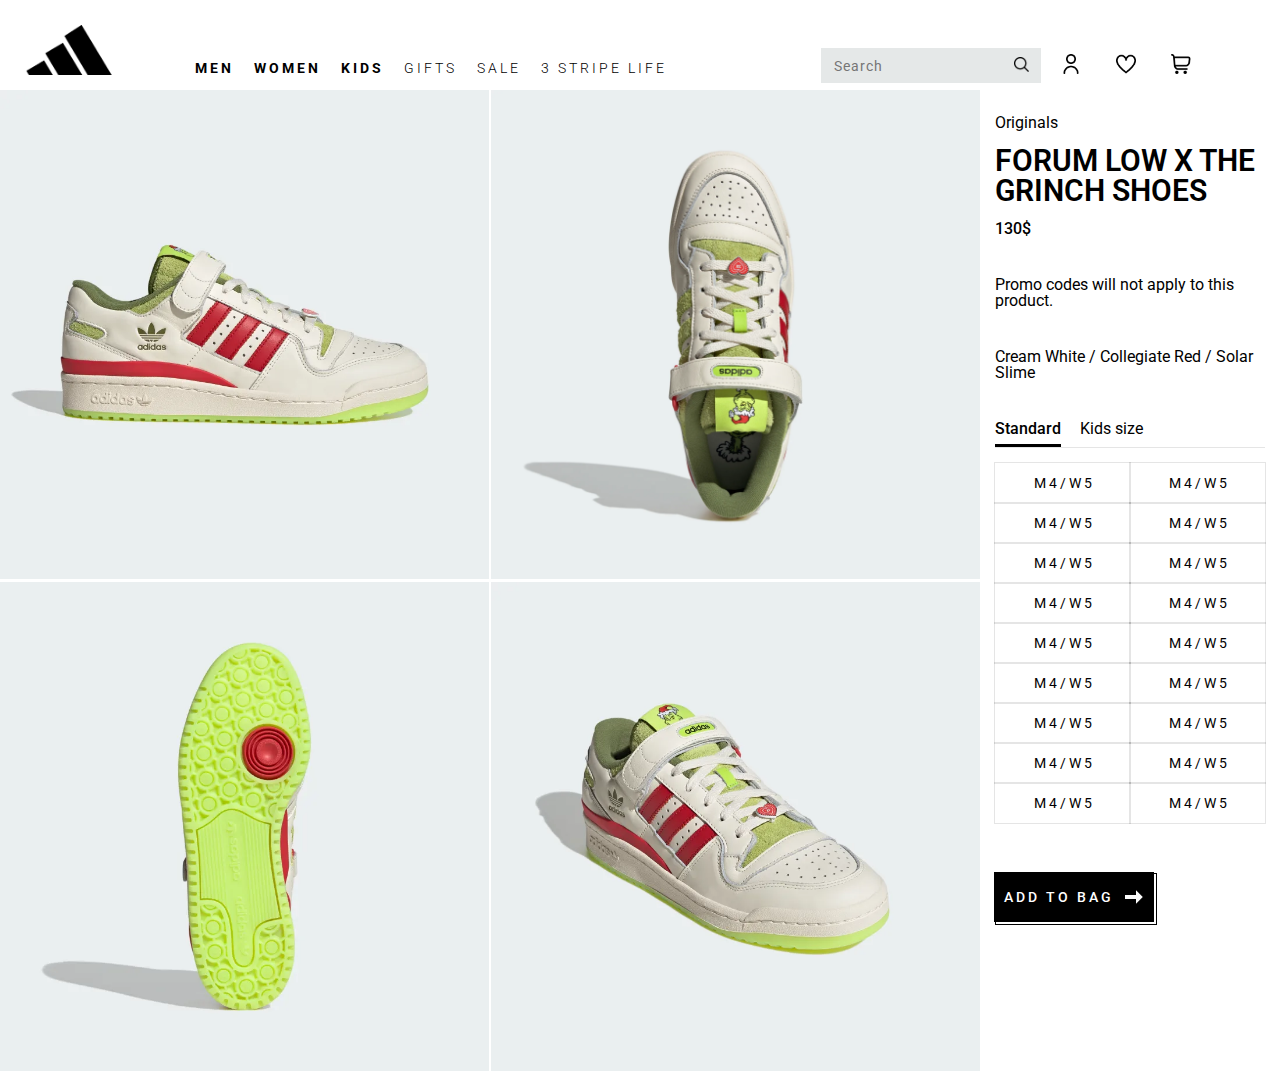
<file: forum-low.html>
<!DOCTYPE html>
<html lang="en">
<head>
  <meta charset="UTF-8">
  <meta name="viewport" content="width=device-width, initial-scale=1.0">
  <link rel="stylesheet" type="text/css" href="css/main.css">
  <title>Close shop</title>
</head>
  <body>

    <header class="header">
      <div class="container" style="position: relative; margin: 0 auto;width: 100%;">
        <nav class="nav">
          <img src="img/logo.png" class="logo" alt="logo" >

          <ul class="nav_list">

            <li><a href="#!">men</a>
              <div class="drop_div">
                men
                sdfds<br>
                men
              </div>
            </li>

            <li><a href="#!">women</a>
              <div class="drop_div">
                women
                sdfds<br>
                womeb
              </div>
            </li>

            <li><a href="#!">kids</a>
              <div class="drop_div">
                sdfsdf
                sdfds<br>
                dfgd
              </div>
            </li>

            <li><a href="#!">gifts</a>
              <div class="drop_div">
                sdfsdf
                sdfds<br>
                dfgd
              </div>
            </li>

            <li><a href="#!">sale</a>
              <div class="drop_div">
                sdfsdf
                sdfds<br>
                dfgd
              </div>
            </li>

            <li><a href="#!">3 stripe life</a>
              <div class="drop_div">
                sdfsdf
                sdfds<br>
                dfgd
              </div>
            </li>
          </ul>

          <div class="nav_tools">
            <form action="" class="search_form">
              <input placeholder="Search" type="text" class="search_input"autocomplete="off">
              <button class="search_form__btn">
                <img src="img/search_loop.png" alt="search_loop" class="logo_search" height="15">
              </button>
            </form>

            <a href="#!">
              <img src="img/account.png" alt="acc" class="logo_search" height="20">
            </a>
            <a href="favorites.html">
              <img src="img/heart.png" alt="heart-nav" class="logo_search" height="20">
            </a>
            <a href="basket.html">
              <img src="img/basket.png" alt="basket" class="logo_search" height="20">
            </a>
          </div>
        </nav>
      </div>
    </header>
    <main>
      <div class="main-product">
        <div class="product-info">
          <div class="product-img">
            <span><img src="img/forum_low_white_grinch/foto1.png" alt=""></span>
            <span><img src="img/forum_low_white_grinch/foto2.png" alt=""></span>
            <span><img src="img/forum_low_white_grinch/foto3.png" alt=""></span>
            <span><img src="img/forum_low_white_grinch/foto4.png" alt=""></span>
          </div>


        </div>
        <div class="product-packaging">
          <div class="sidebar">

            <div class="product-description">
              <span>Originals</span>
              <h1>FORUM LOW X THE GRINCH SHOES</h1>
              <span class="product-price">130$</span>
              <p>Promo codes will not apply to this product.</p>
              <p data-colorShoes>Cream White / Collegiate Red / Solar Slime</p>
            </div>

            <div class="size-toggle">
              <a href="#!" class="size-toggle-active-btn">Standard</a>
              <a href="#!">Kids size</a>
            </div>

            <div class="size-selector">
              <button>M 4 / W 5</button>
              <button>M 4 / W 5</button>
              <button>M 4 / W 5</button>
              <button>M 4 / W 5</button>
              <button>M 4 / W 5</button>
              <button>M 4 / W 5</button>
              <button>M 4 / W 5</button>
              <button>M 4 / W 5</button>
              <button>M 4 / W 5</button>
              <button>M 4 / W 5</button>
              <button>M 4 / W 5</button>
              <button>M 4 / W 5</button>
              <button>M 4 / W 5</button>
              <button>M 4 / W 5</button>
              <button>M 4 / W 5</button>
              <button>M 4 / W 5</button>
              <button>M 4 / W 5</button>
              <button>M 4 / W 5</button>

            </div>

            <div class="under_btn under_btn_men btn-bag" style="border-color:black; width: 160px; height: 50px;">
              <a href="#!" data-bagBtn class="under_btn_men" style=" background-color: black; color: white; width: 160px; height: 50px" >
                <p>Add to bag</p>
                <img src="img/white-arrow1.png" height="20">
              </a>
            </div>
            <p class="maybe-error none_block">Выберите размер!</p>


          </div>
        </div>
      </div>
    </main>


    <script src="js/product.js"></script>

  </body>
</html>
</file>
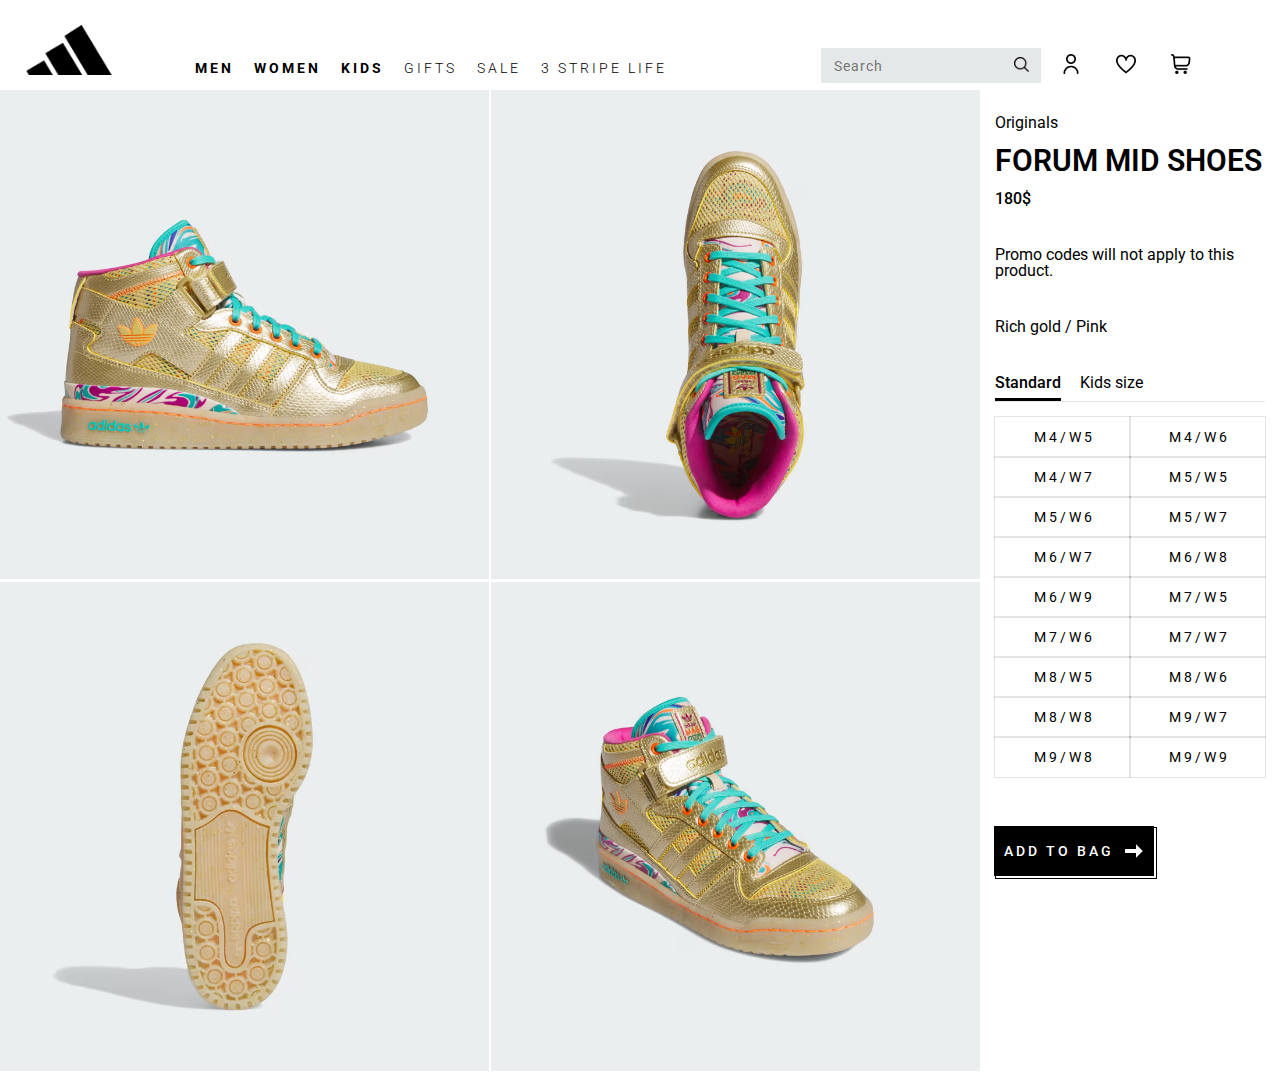
<file: forum-mid-gold.html>
<!DOCTYPE html>
<html lang="en">
<head>
  <meta charset="UTF-8">
  <meta name="viewport" content="width=device-width, initial-scale=1.0">
  <link rel="stylesheet" type="text/css" href="css/main.css">
  <title>Close shop</title>
</head>
  <body>

    <header class="header">
      <div class="container" style="position: relative; margin: 0 auto;width: 100%;">
        <nav class="nav">
          <img src="img/logo.png" class="logo" alt="logo" >

          <ul class="nav_list">

            <li><a href="#!">men</a>
              <div class="drop_div">
                men
                sdfds<br>
                men
              </div>
            </li>

            <li><a href="#!">women</a>
              <div class="drop_div">
                women
                sdfds<br>
                womeb
              </div>
            </li>

            <li><a href="#!">kids</a>
              <div class="drop_div">
                sdfsdf
                sdfds<br>
                dfgd
              </div>
            </li>

            <li><a href="#!">gifts</a>
              <div class="drop_div">
                sdfsdf
                sdfds<br>
                dfgd
              </div>
            </li>

            <li><a href="#!">sale</a>
              <div class="drop_div">
                sdfsdf
                sdfds<br>
                dfgd
              </div>
            </li>

            <li><a href="#!">3 stripe life</a>
              <div class="drop_div">
                sdfsdf
                sdfds<br>
                dfgd
              </div>
            </li>
          </ul>

          <div class="nav_tools">
            <form action="" class="search_form">
              <input placeholder="Search" type="text" class="search_input"autocomplete="off">
              <button class="search_form__btn">
                <img src="img/search_loop.png" alt="search_loop" class="logo_search" height="15">
              </button>
            </form>

            <a href="#!">
              <img src="img/account.png" alt="acc" class="logo_search" height="20">
            </a>
            <a href="favorites.html">
              <img src="img/heart.png" alt="heart-nav" class="logo_search" height="20">
            </a>
            <a href="basket.html">
              <img src="img/basket.png" alt="basket" class="logo_search" height="20">
            </a>
          </div>
        </nav>
      </div>
    </header>
    <main>
      <div class="main-product">
        <div class="product-info">
          <div class="product-img">
            <span><img src="img/forum-mid/gold/foto1.png" alt=""></span>
            <span><img src="img/forum-mid/gold/foto2.png" alt=""></span>
            <span><img src="img/forum-mid/gold/foto3.png" alt=""></span>
            <span><img src="img/forum-mid/gold/foto4.png" alt=""></span>
          </div>


        </div>
        <div class="product-packaging">
          <div class="sidebar">

            <div class="product-description">
              <span>Originals</span>
              <h1>Forum Mid Shoes</h1>
              <span class="product-price">180$</span>
              <p>Promo codes will not apply to this product.</p>
              <p data-colorShoes >Rich gold / Pink </p>
            </div>

            <div class="size-toggle">
              <a href="#!" class="size-toggle-active-btn">Standard</a>
              <a href="#!">Kids size</a>
            </div>

            <div class="size-selector">
              <button>M 4 / W 5</button>
              <button>M 4 / W 6</button>
              <button>M 4 / W 7</button>
              <button>M 5 / W 5</button>
              <button>M 5 / W 6</button>
              <button>M 5 / W 7</button>
              <button>M 6 / W 7</button>
              <button>M 6 / W 8</button>
              <button>M 6 / W 9</button>
              <button>M 7 / W 5</button>
              <button>M 7 / W 6</button>
              <button>M 7 / W 7</button>
              <button>M 8 / W 5</button>
              <button>M 8 / W 6</button>
              <button>M 8 / W 8</button>
              <button>M 9 / W 7</button>
              <button>M 9 / W 8</button>
              <button>M 9 / W 9</button>

            </div>

            <div class="under_btn under_btn_men btn-bag" style="border-color:black; width: 160px; height: 50px;">
              <a href="#!" data-bagBtn class="under_btn_men" style=" background-color: black; color: white; width: 160px; height: 50px" >
                <p>Add to bag</p>
                <img src="img/white-arrow1.png" height="20">
              </a>
            </div>
            <p class="maybe-error none_block">Выберите размер!</p>


          </div>
        </div>
      </div>
    </main>


    <script src="js/product.js"></script>

  </body>
</html>
</file>
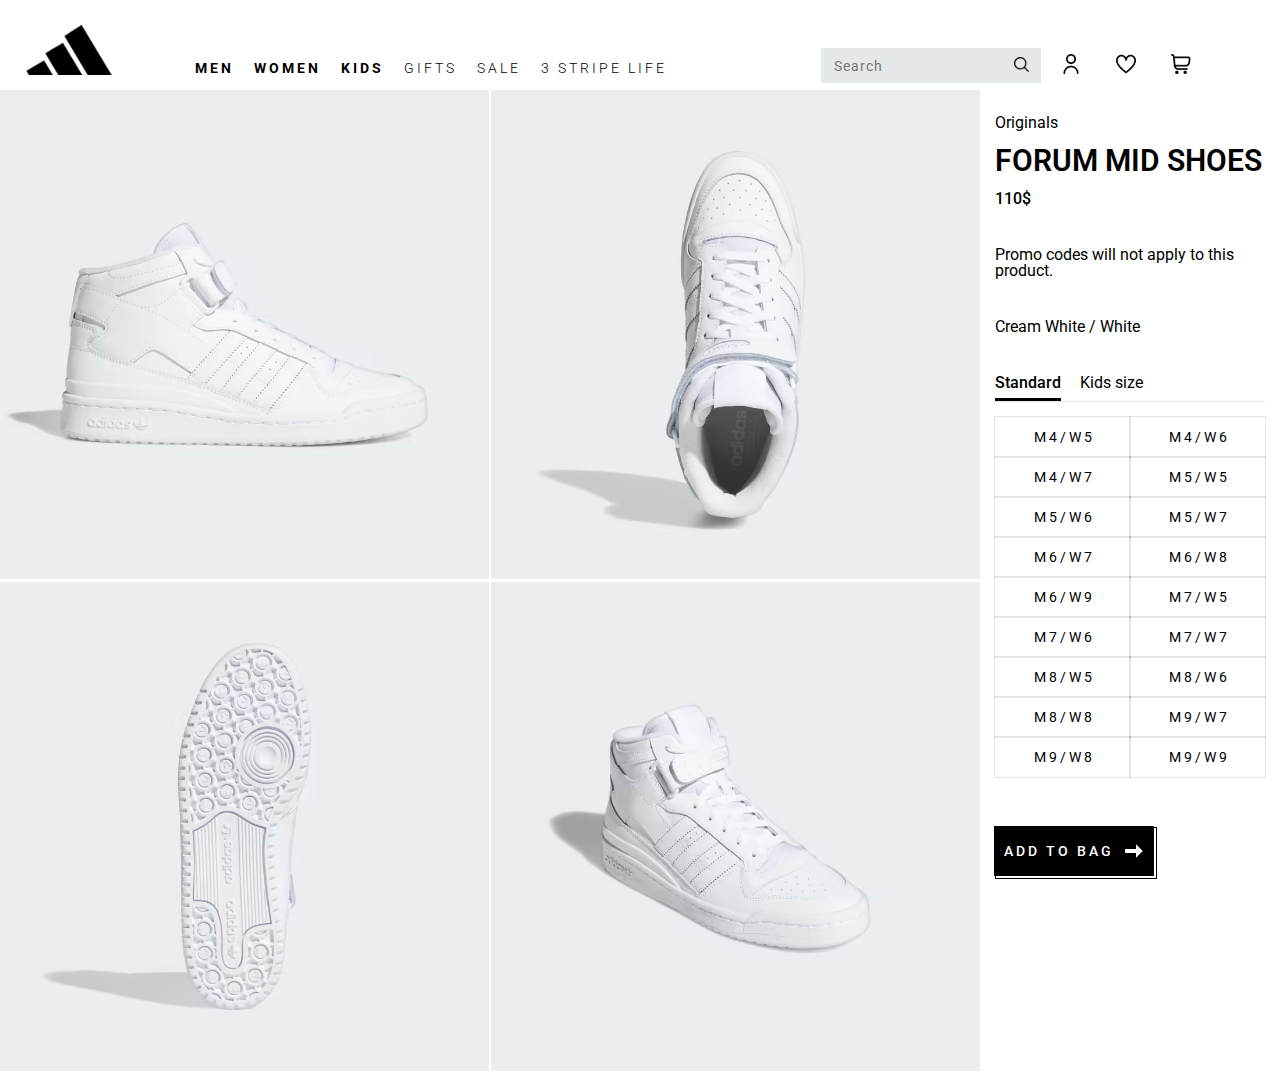
<file: forum-mid-white.html>
<!DOCTYPE html>
<html lang="en">
<head>
  <meta charset="UTF-8">
  <meta name="viewport" content="width=device-width, initial-scale=1.0">
  <link rel="stylesheet" type="text/css" href="css/main.css">
  <title>Close shop</title>
</head>
  <body>

    <header class="header">
      <div class="container" style="position: relative; margin: 0 auto;width: 100%;">
        <nav class="nav">
          <img src="img/logo.png" class="logo" alt="logo" >

          <ul class="nav_list">

            <li><a href="#!">men</a>
              <div class="drop_div">
                men
                sdfds<br>
                men
              </div>
            </li>

            <li><a href="#!">women</a>
              <div class="drop_div">
                women
                sdfds<br>
                womeb
              </div>
            </li>

            <li><a href="#!">kids</a>
              <div class="drop_div">
                sdfsdf
                sdfds<br>
                dfgd
              </div>
            </li>

            <li><a href="#!">gifts</a>
              <div class="drop_div">
                sdfsdf
                sdfds<br>
                dfgd
              </div>
            </li>

            <li><a href="#!">sale</a>
              <div class="drop_div">
                sdfsdf
                sdfds<br>
                dfgd
              </div>
            </li>

            <li><a href="#!">3 stripe life</a>
              <div class="drop_div">
                sdfsdf
                sdfds<br>
                dfgd
              </div>
            </li>
          </ul>

          <div class="nav_tools">
            <form action="" class="search_form">
              <input placeholder="Search" type="text" class="search_input"autocomplete="off">
              <button class="search_form__btn">
                <img src="img/search_loop.png" alt="search_loop" class="logo_search" height="15">
              </button>
            </form>

            <a href="#!">
              <img src="img/account.png" alt="acc" class="logo_search" height="20">
            </a>
            <a href="favorites.html">
              <img src="img/heart.png" alt="heart-nav" class="logo_search" height="20">
            </a>
            <a href="basket.html">
              <img src="img/basket.png" alt="basket" class="logo_search" height="20">
            </a>
          </div>
        </nav>
      </div>
    </header>
    <main>
      <div class="main-product">
        <div class="product-info">
          <div class="product-img">
            <span><img src="img/forum-mid/white/foto1.png" alt=""></span>
            <span><img src="img/forum-mid/white/foto2.png" alt=""></span>
            <span><img src="img/forum-mid/white/foto3.png" alt=""></span>
            <span><img src="img/forum-mid/white/foto4.png" alt=""></span>
          </div>


        </div>
        <div class="product-packaging">
          <div class="sidebar">

            <div class="product-description">
              <span>Originals</span>
              <h1>Forum Mid Shoes</h1>
              <span class="product-price">110$</span>
              <p>Promo codes will not apply to this product.</p>
              <p data-colorShoes >Cream White / White </p>
            </div>

            <div class="size-toggle">
              <a href="#!" class="size-toggle-active-btn">Standard</a>
              <a href="#!">Kids size</a>
            </div>

            <div class="size-selector">
              <button>M 4 / W 5</button>
              <button>M 4 / W 6</button>
              <button>M 4 / W 7</button>
              <button>M 5 / W 5</button>
              <button>M 5 / W 6</button>
              <button>M 5 / W 7</button>
              <button>M 6 / W 7</button>
              <button>M 6 / W 8</button>
              <button>M 6 / W 9</button>
              <button>M 7 / W 5</button>
              <button>M 7 / W 6</button>
              <button>M 7 / W 7</button>
              <button>M 8 / W 5</button>
              <button>M 8 / W 6</button>
              <button>M 8 / W 8</button>
              <button>M 9 / W 7</button>
              <button>M 9 / W 8</button>
              <button>M 9 / W 9</button>

            </div>

            <div class="under_btn under_btn_men btn-bag" style="border-color:black; width: 160px; height: 50px;">
              <a href="#!" data-bagBtn class="under_btn_men" style=" background-color: black; color: white; width: 160px; height: 50px" >
                <p>Add to bag</p>
                <img src="img/white-arrow1.png" height="20">
              </a>
            </div>
            <p class="maybe-error none_block">Выберите размер!</p>


          </div>
        </div>
      </div>
    </main>


    <script src="js/product.js"></script>

  </body>
</html>
</file>
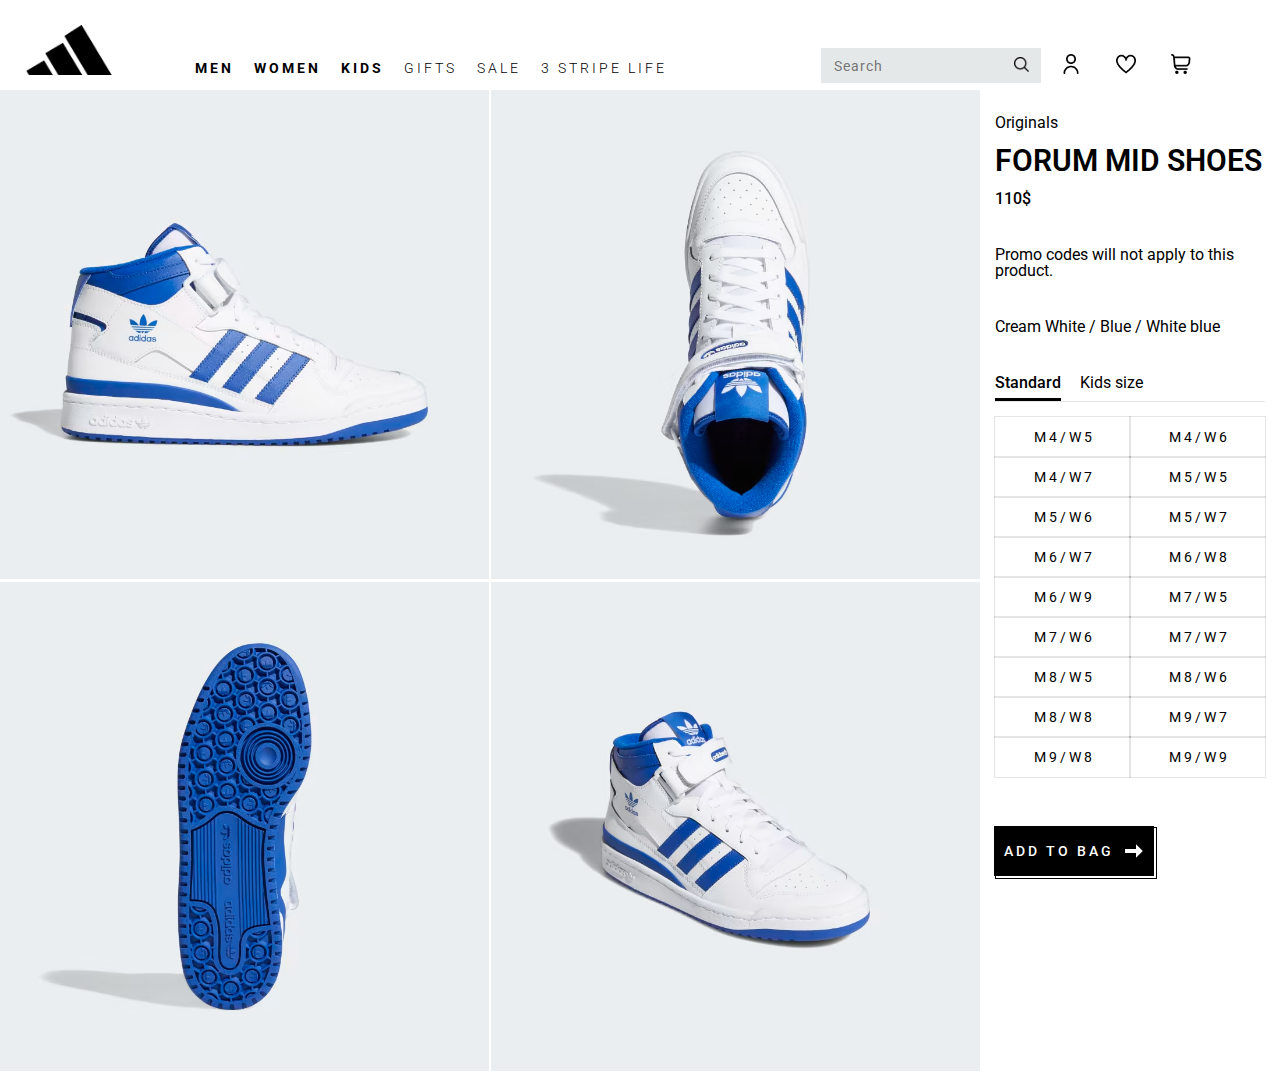
<file: forum-mid-whiteBlue.html>
<!DOCTYPE html>
<html lang="en">
<head>
  <meta charset="UTF-8">
  <meta name="viewport" content="width=device-width, initial-scale=1.0">
  <link rel="stylesheet" type="text/css" href="css/main.css">
  <title>Close shop</title>
</head>
  <body>

    <header class="header">
      <div class="container" style="position: relative; margin: 0 auto;width: 100%;">
        <nav class="nav">
          <img src="img/logo.png" class="logo" alt="logo" >

          <ul class="nav_list">

            <li><a href="#!">men</a>
              <div class="drop_div">
                men
                sdfds<br>
                men
              </div>
            </li>

            <li><a href="#!">women</a>
              <div class="drop_div">
                women
                sdfds<br>
                womeb
              </div>
            </li>

            <li><a href="#!">kids</a>
              <div class="drop_div">
                sdfsdf
                sdfds<br>
                dfgd
              </div>
            </li>

            <li><a href="#!">gifts</a>
              <div class="drop_div">
                sdfsdf
                sdfds<br>
                dfgd
              </div>
            </li>

            <li><a href="#!">sale</a>
              <div class="drop_div">
                sdfsdf
                sdfds<br>
                dfgd
              </div>
            </li>

            <li><a href="#!">3 stripe life</a>
              <div class="drop_div">
                sdfsdf
                sdfds<br>
                dfgd
              </div>
            </li>
          </ul>

          <div class="nav_tools">
            <form action="" class="search_form">
              <input placeholder="Search" type="text" class="search_input"autocomplete="off">
              <button class="search_form__btn">
                <img src="img/search_loop.png" alt="search_loop" class="logo_search" height="15">
              </button>
            </form>

            <a href="#!">
              <img src="img/account.png" alt="acc" class="logo_search" height="20">
            </a>
            <a href="favorites.html">
              <img src="img/heart.png" alt="heart-nav" class="logo_search" height="20">
            </a>
            <a href="basket.html">
              <img src="img/basket.png" alt="basket" class="logo_search" height="20">
            </a>
          </div>
        </nav>
      </div>
    </header>
    <main>
      <div class="main-product">
        <div class="product-info">
          <div class="product-img">
            <span><img src="img/forum-mid/whiteBlue/foto1.png" alt=""></span>
            <span><img src="img/forum-mid/whiteBlue/foto2.png" alt=""></span>
            <span><img src="img/forum-mid/whiteBlue/foto3.png" alt=""></span>
            <span><img src="img/forum-mid/whiteBlue/foto4.png" alt=""></span>
          </div>


        </div>
        <div class="product-packaging">
          <div class="sidebar">

            <div class="product-description">
              <span>Originals</span>
              <h1>Forum Mid Shoes</h1>
              <span class="product-price">110$</span>
              <p>Promo codes will not apply to this product.</p>
              <p data-colorShoes >Cream White / Blue / White blue</p>
            </div>

            <div class="size-toggle">
              <a href="#!" class="size-toggle-active-btn">Standard</a>
              <a href="#!">Kids size</a>
            </div>

            <div class="size-selector">
              <button>M 4 / W 5</button>
              <button>M 4 / W 6</button>
              <button>M 4 / W 7</button>
              <button>M 5 / W 5</button>
              <button>M 5 / W 6</button>
              <button>M 5 / W 7</button>
              <button>M 6 / W 7</button>
              <button>M 6 / W 8</button>
              <button>M 6 / W 9</button>
              <button>M 7 / W 5</button>
              <button>M 7 / W 6</button>
              <button>M 7 / W 7</button>
              <button>M 8 / W 5</button>
              <button>M 8 / W 6</button>
              <button>M 8 / W 8</button>
              <button>M 9 / W 7</button>
              <button>M 9 / W 8</button>
              <button>M 9 / W 9</button>

            </div>

            <div class="under_btn under_btn_men btn-bag" style="border-color:black; width: 160px; height: 50px;">
              <a href="#!" data-bagBtn class="under_btn_men" style=" background-color: black; color: white; width: 160px; height: 50px" >
                <p>Add to bag</p>
                <img src="img/white-arrow1.png" height="20">
              </a>
            </div>
            <p class="maybe-error none_block">Выберите размер!</p>


          </div>
        </div>
      </div>
    </main>


    <script src="js/product.js"></script>

  </body>
</html>
</file>
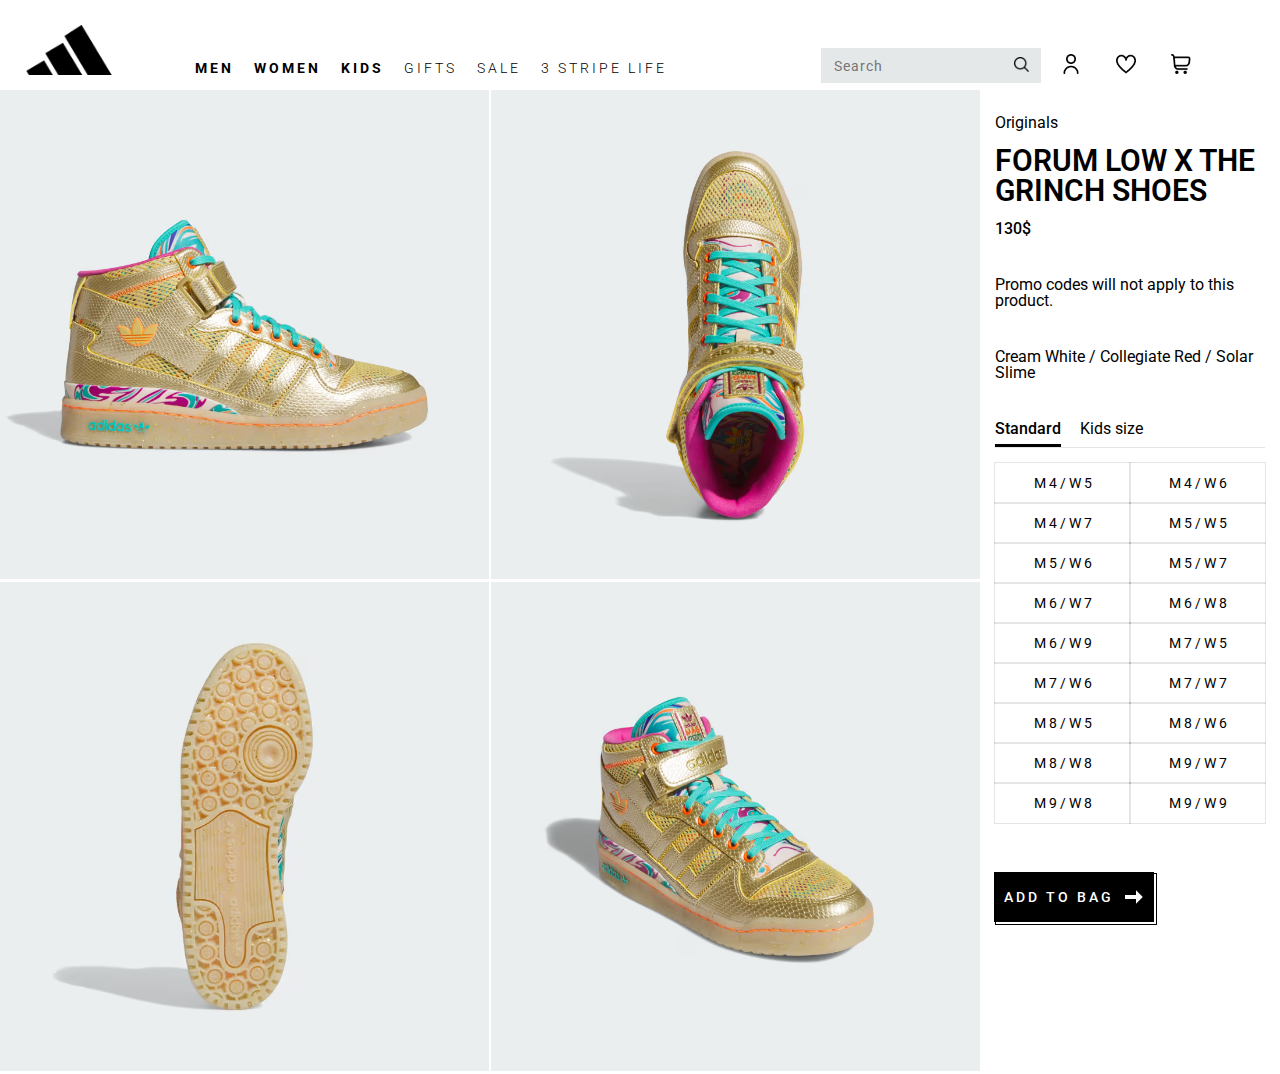
<file: forum-mid.html>
<!DOCTYPE html>
<html lang="en">
<head>
  <meta charset="UTF-8">
  <meta name="viewport" content="width=device-width, initial-scale=1.0">
  <link rel="stylesheet" type="text/css" href="css/main.css">
  <title>Close shop</title>
</head>
  <body>

    <header class="header">
      <div class="container" style="position: relative; margin: 0 auto;width: 100%;">
        <nav class="nav">
          <img src="img/logo.png" class="logo" alt="logo" >

          <ul class="nav_list">

            <li><a href="#!">men</a>
              <div class="drop_div">
                men
                sdfds<br>
                men
              </div>
            </li>

            <li><a href="#!">women</a>
              <div class="drop_div">
                women
                sdfds<br>
                womeb
              </div>
            </li>

            <li><a href="#!">kids</a>
              <div class="drop_div">
                sdfsdf
                sdfds<br>
                dfgd
              </div>
            </li>

            <li><a href="#!">gifts</a>
              <div class="drop_div">
                sdfsdf
                sdfds<br>
                dfgd
              </div>
            </li>

            <li><a href="#!">sale</a>
              <div class="drop_div">
                sdfsdf
                sdfds<br>
                dfgd
              </div>
            </li>

            <li><a href="#!">3 stripe life</a>
              <div class="drop_div">
                sdfsdf
                sdfds<br>
                dfgd
              </div>
            </li>
          </ul>

          <div class="nav_tools">
            <form action="" class="search_form">
              <input placeholder="Search" type="text" class="search_input"autocomplete="off">
              <button class="search_form__btn">
                <img src="img/search_loop.png" alt="search_loop" class="logo_search" height="15">
              </button>
            </form>

            <a href="#!">
              <img src="img/account.png" alt="acc" class="logo_search" height="20">
            </a>
            <a href="favorites.html">
              <img src="img/heart.png" alt="heart-nav" class="logo_search" height="20">
            </a>
            <a href="#!">
              <img src="img/basket.png" alt="basket" class="logo_search" height="20">
            </a>
          </div>
        </nav>
      </div>
    </header>
    <main>
      <div class="main-product">
        <div class="product-info">
          <div class="product-img">
            <span><img src="img/forum-mid/gold/foto1.png" alt=""></span>
            <span><img src="img/forum-mid/gold/foto2.png" alt=""></span>
            <span><img src="img/forum-mid/gold/foto3.png" alt=""></span>
            <span><img src="img/forum-mid/gold/foto4.png" alt=""></span>
          </div>


        </div>
        <div class="product-packaging">
          <div class="sidebar">

            <div class="product-description">
              <span>Originals</span>
              <h1>FORUM LOW X THE GRINCH SHOES</h1>
              <span class="product-price">130$</span>
              <p>Promo codes will not apply to this product.</p>
              <p>Cream White / Collegiate Red / Solar Slime</p>
            </div>

            <div class="size-toggle">
              <a href="#!" class="size-toggle-active-btn">Standard</a>
              <a href="#!">Kids size</a>
            </div>

            <div class="size-selector">
              <button>M 4 / W 5</button>
              <button>M 4 / W 6</button>
              <button>M 4 / W 7</button>
              <button>M 5 / W 5</button>
              <button>M 5 / W 6</button>
              <button>M 5 / W 7</button>
              <button>M 6 / W 7</button>
              <button>M 6 / W 8</button>
              <button>M 6 / W 9</button>
              <button>M 7 / W 5</button>
              <button>M 7 / W 6</button>
              <button>M 7 / W 7</button>
              <button>M 8 / W 5</button>
              <button>M 8 / W 6</button>
              <button>M 8 / W 8</button>
              <button>M 9 / W 7</button>
              <button>M 9 / W 8</button>
              <button>M 9 / W 9</button>

            </div>

            <div class="under_btn under_btn_men btn-bag" style="border-color:black; width: 160px; height: 50px;">
              <a href="#!" class="under_btn_men" style=" background-color: black; color: white; width: 160px; height: 50px" >
                <p>Add to bag</p>
                <img src="img/white-arrow1.png" height="20">
              </a>
            </div>


          </div>
        </div>
      </div>
    </main>


    <!-- <script src="js/product.js"></script> -->

  </body>
</html>
</file>
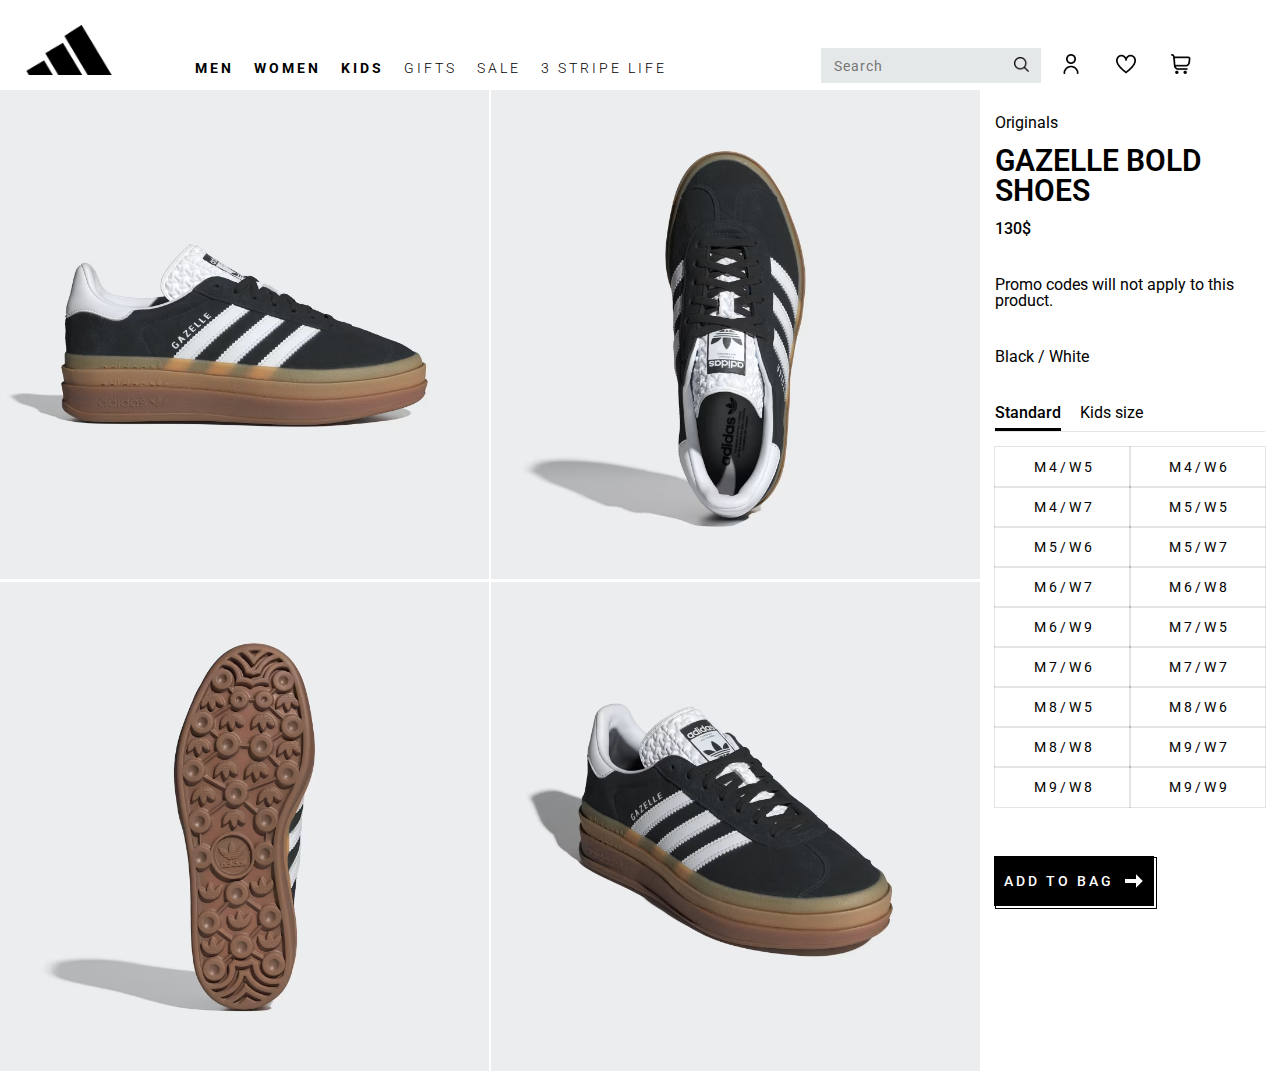
<file: gazelle-bold-black.html>
<!DOCTYPE html>
<html lang="en">
<head>
  <meta charset="UTF-8">
  <meta name="viewport" content="width=device-width, initial-scale=1.0">
  <link rel="stylesheet" type="text/css" href="css/main.css">
  <title>Close shop</title>
</head>
  <body>

    <header class="header">
      <div class="container" style="position: relative; margin: 0 auto;width: 100%;">
        <nav class="nav">
          <img src="img/logo.png" class="logo" alt="logo" >

          <ul class="nav_list">

            <li><a href="#!">men</a>
              <div class="drop_div">
                men
                sdfds<br>
                men
              </div>
            </li>

            <li><a href="#!">women</a>
              <div class="drop_div">
                women
                sdfds<br>
                womeb
              </div>
            </li>

            <li><a href="#!">kids</a>
              <div class="drop_div">
                sdfsdf
                sdfds<br>
                dfgd
              </div>
            </li>

            <li><a href="#!">gifts</a>
              <div class="drop_div">
                sdfsdf
                sdfds<br>
                dfgd
              </div>
            </li>

            <li><a href="#!">sale</a>
              <div class="drop_div">
                sdfsdf
                sdfds<br>
                dfgd
              </div>
            </li>

            <li><a href="#!">3 stripe life</a>
              <div class="drop_div">
                sdfsdf
                sdfds<br>
                dfgd
              </div>
            </li>
          </ul>

          <div class="nav_tools">
            <form action="" class="search_form">
              <input placeholder="Search" type="text" class="search_input"autocomplete="off">
              <button class="search_form__btn">
                <img src="img/search_loop.png" alt="search_loop" class="logo_search" height="15">
              </button>
            </form>

            <a href="#!">
              <img src="img/account.png" alt="acc" class="logo_search" height="20">
            </a>
            <a href="favorites.html">
              <img src="img/heart.png" alt="heart-nav" class="logo_search" height="20">
            </a>
            <a href="basket.html">
              <img src="img/basket.png" alt="basket" class="logo_search" height="20">
            </a>
          </div>
        </nav>
      </div>
    </header>
    <main>
      <div class="main-product">
        <div class="product-info">
          <div class="product-img">
            <span><img src="img/gazelle-bold/black/foto1.png" alt=""></span>
            <span><img src="img/gazelle-bold/black/foto2.png" alt=""></span>
            <span><img src="img/gazelle-bold/black/foto3.png" alt=""></span>
            <span><img src="img/gazelle-bold/black/foto4.png" alt=""></span>
          </div>


        </div>
        <div class="product-packaging">
          <div class="sidebar">

            <div class="product-description">
              <span>Originals</span>
              <h1>Gazelle Bold Shoes</h1>
              <span class="product-price">130$</span>
              <p>Promo codes will not apply to this product.</p>
              <p data-colorShoes>Black / White </p>
            </div>

            <div class="size-toggle">
              <a href="#!" class="size-toggle-active-btn">Standard</a>
              <a href="#!">Kids size</a>
            </div>

            <div class="size-selector">
              <button>M 4 / W 5</button>
              <button>M 4 / W 6</button>
              <button>M 4 / W 7</button>
              <button>M 5 / W 5</button>
              <button>M 5 / W 6</button>
              <button>M 5 / W 7</button>
              <button>M 6 / W 7</button>
              <button>M 6 / W 8</button>
              <button>M 6 / W 9</button>
              <button>M 7 / W 5</button>
              <button>M 7 / W 6</button>
              <button>M 7 / W 7</button>
              <button>M 8 / W 5</button>
              <button>M 8 / W 6</button>
              <button>M 8 / W 8</button>
              <button>M 9 / W 7</button>
              <button>M 9 / W 8</button>
              <button>M 9 / W 9</button>

            </div>

            <div class="under_btn under_btn_men btn-bag" style="border-color:black; width: 160px; height: 50px;">
              <a href="#!" data-bagBtn class="under_btn_men" style=" background-color: black; color: white; width: 160px; height: 50px" >
                <p>Add to bag</p>
                <img src="img/white-arrow1.png" height="20">
              </a>
            </div>
            <p class="maybe-error none_block">Выберите размер!</p>


          </div>
        </div>
      </div>
    </main>


    <script src="js/product.js"></script>

  </body>
</html>
</file>
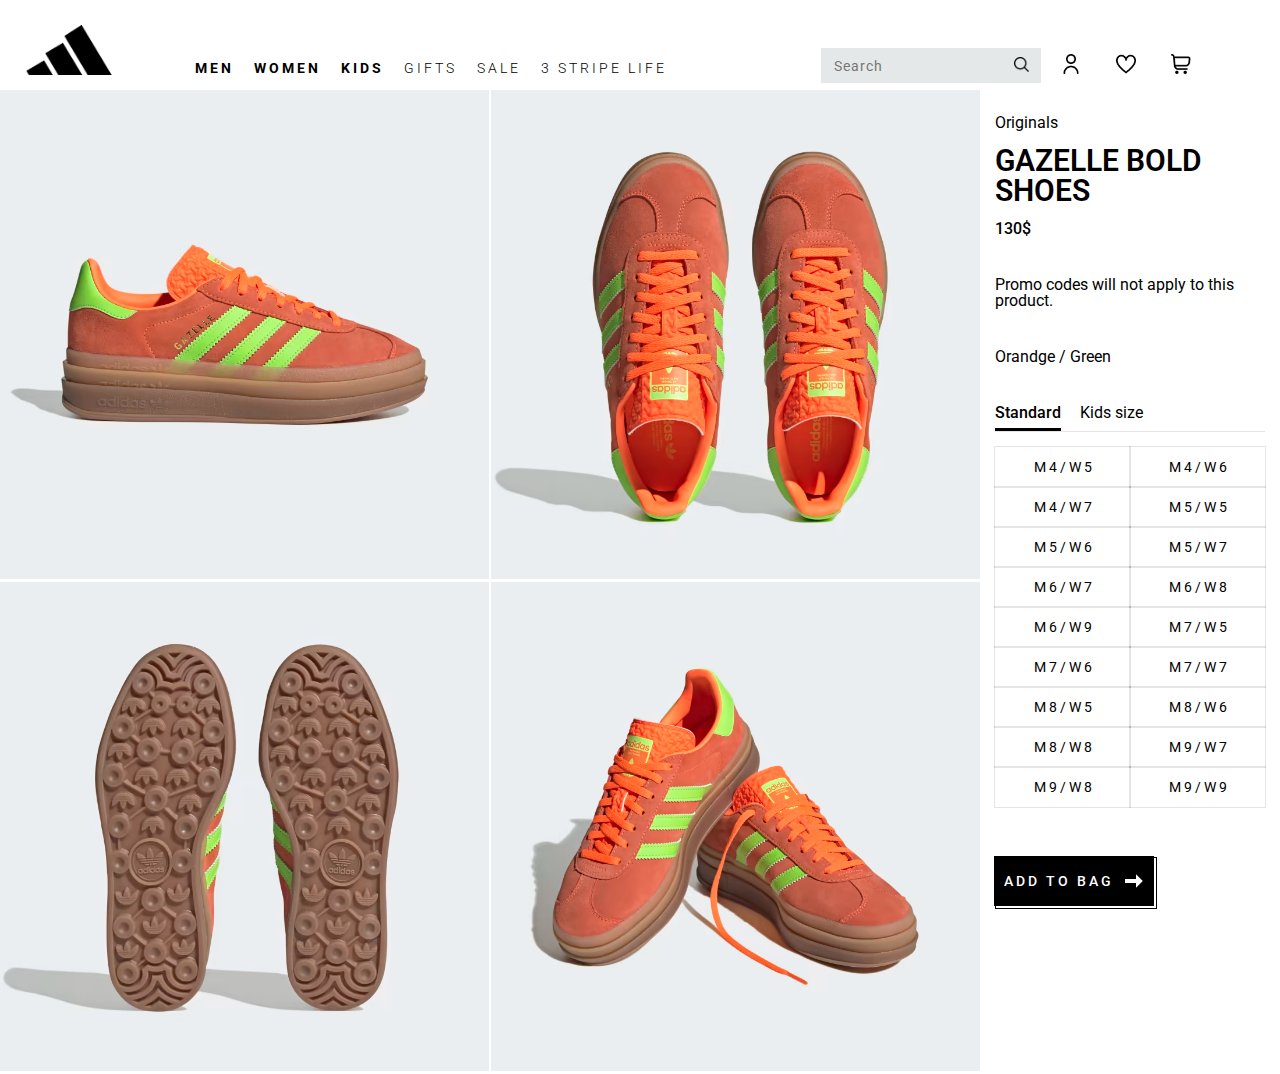
<file: gazelle-bold-orandge.html>
<!DOCTYPE html>
<html lang="en">
<head>
  <meta charset="UTF-8">
  <meta name="viewport" content="width=device-width, initial-scale=1.0">
  <link rel="stylesheet" type="text/css" href="css/main.css">
  <title>Close shop</title>
</head>
  <body>

    <header class="header">
      <div class="container" style="position: relative; margin: 0 auto;width: 100%;">
        <nav class="nav">
          <img src="img/logo.png" class="logo" alt="logo" >

          <ul class="nav_list">

            <li><a href="#!">men</a>
              <div class="drop_div">
                men
                sdfds<br>
                men
              </div>
            </li>

            <li><a href="#!">women</a>
              <div class="drop_div">
                women
                sdfds<br>
                womeb
              </div>
            </li>

            <li><a href="#!">kids</a>
              <div class="drop_div">
                sdfsdf
                sdfds<br>
                dfgd
              </div>
            </li>

            <li><a href="#!">gifts</a>
              <div class="drop_div">
                sdfsdf
                sdfds<br>
                dfgd
              </div>
            </li>

            <li><a href="#!">sale</a>
              <div class="drop_div">
                sdfsdf
                sdfds<br>
                dfgd
              </div>
            </li>

            <li><a href="#!">3 stripe life</a>
              <div class="drop_div">
                sdfsdf
                sdfds<br>
                dfgd
              </div>
            </li>
          </ul>

          <div class="nav_tools">
            <form action="" class="search_form">
              <input placeholder="Search" type="text" class="search_input"autocomplete="off">
              <button class="search_form__btn">
                <img src="img/search_loop.png" alt="search_loop" class="logo_search" height="15">
              </button>
            </form>

            <a href="#!">
              <img src="img/account.png" alt="acc" class="logo_search" height="20">
            </a>
            <a href="favorites.html">
              <img src="img/heart.png" alt="heart-nav" class="logo_search" height="20">
            </a>
            <a href="basket.html">
              <img src="img/basket.png" alt="basket" class="logo_search" height="20">
            </a>
          </div>
        </nav>
      </div>
    </header>
    <main>
      <div class="main-product">
        <div class="product-info">
          <div class="product-img">
            <span><img src="img/gazelle-bold/orandge/foto1.png" alt=""></span>
            <span><img src="img/gazelle-bold/orandge/foto2.png" alt=""></span>
            <span><img src="img/gazelle-bold/orandge/foto3.png" alt=""></span>
            <span><img src="img/gazelle-bold/orandge/foto4.png" alt=""></span>
          </div>


        </div>
        <div class="product-packaging">
          <div class="sidebar">

            <div class="product-description">
              <span>Originals</span>
              <h1>Gazelle Bold Shoes</h1>
              <span class="product-price">130$</span>
              <p>Promo codes will not apply to this product.</p>
              <p data-colorShoes>Orandge / Green </p>
            </div>

            <div class="size-toggle">
              <a href="#!" class="size-toggle-active-btn">Standard</a>
              <a href="#!">Kids size</a>
            </div>

            <div class="size-selector">
              <button>M 4 / W 5</button>
              <button>M 4 / W 6</button>
              <button>M 4 / W 7</button>
              <button>M 5 / W 5</button>
              <button>M 5 / W 6</button>
              <button>M 5 / W 7</button>
              <button>M 6 / W 7</button>
              <button>M 6 / W 8</button>
              <button>M 6 / W 9</button>
              <button>M 7 / W 5</button>
              <button>M 7 / W 6</button>
              <button>M 7 / W 7</button>
              <button>M 8 / W 5</button>
              <button>M 8 / W 6</button>
              <button>M 8 / W 8</button>
              <button>M 9 / W 7</button>
              <button>M 9 / W 8</button>
              <button>M 9 / W 9</button>

            </div>

            <div class="under_btn under_btn_men btn-bag" style="border-color:black; width: 160px; height: 50px;">
              <a href="#!" data-bagBtn class="under_btn_men" style=" background-color: black; color: white; width: 160px; height: 50px" >
                <p>Add to bag</p>
                <img src="img/white-arrow1.png" height="20">
              </a>
            </div>
            <p class="maybe-error none_block">Выберите размер!</p>


          </div>
        </div>
      </div>
    </main>


    <script src="js/product.js"></script>

  </body>
</html>
</file>
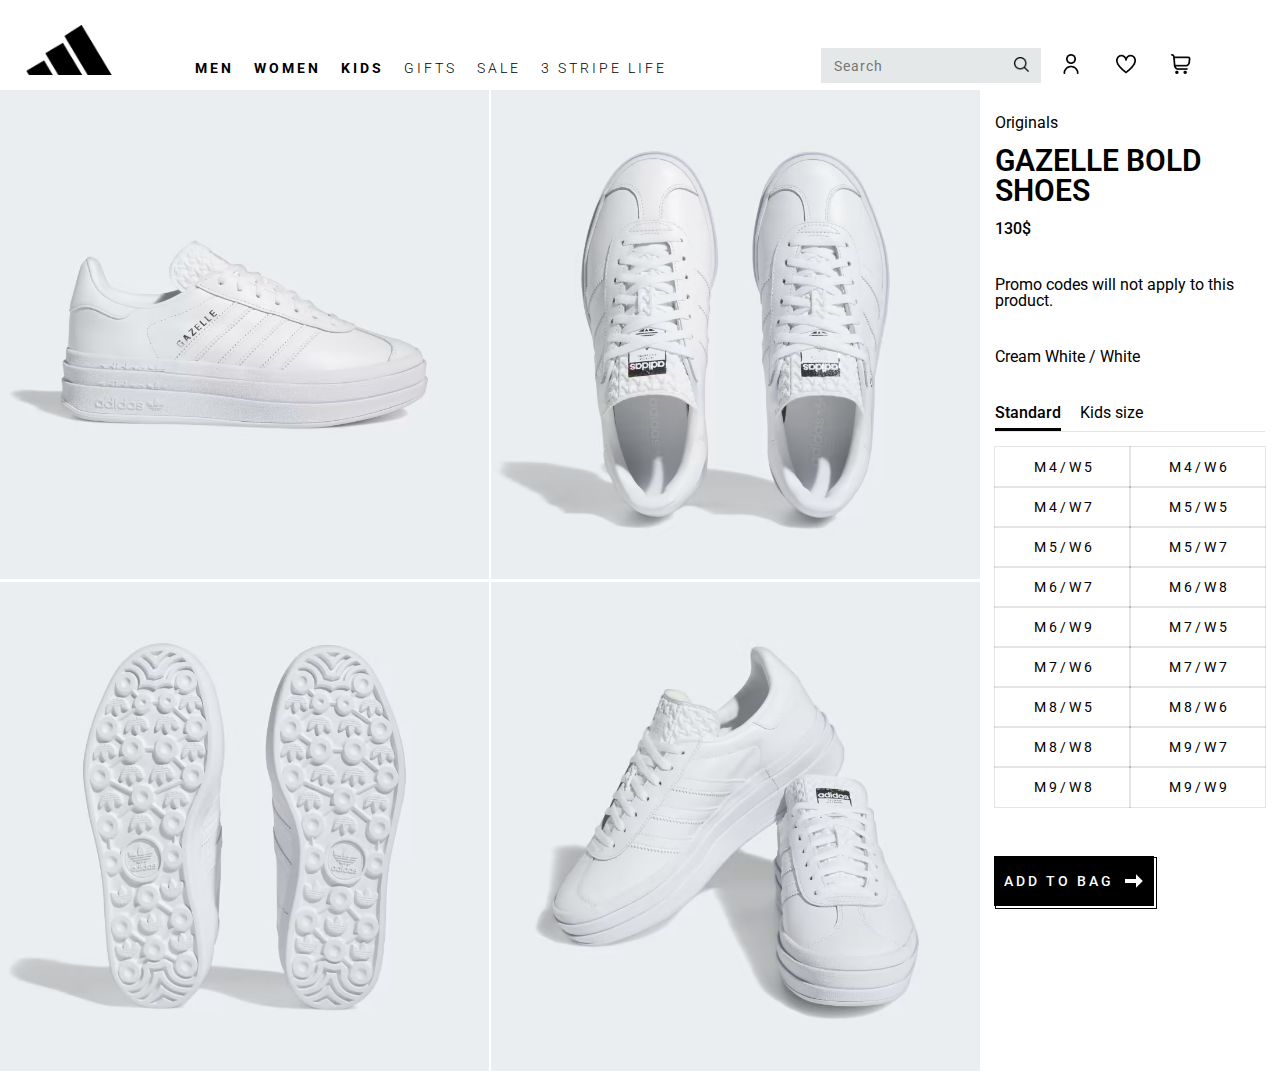
<file: gazelle-bold-white.html>
<!DOCTYPE html>
<html lang="en">
<head>
  <meta charset="UTF-8">
  <meta name="viewport" content="width=device-width, initial-scale=1.0">
  <link rel="stylesheet" type="text/css" href="css/main.css">
  <title>Close shop</title>
</head>
  <body>

    <header class="header">
      <div class="container" style="position: relative; margin: 0 auto;width: 100%;">
        <nav class="nav">
          <img src="img/logo.png" class="logo" alt="logo" >

          <ul class="nav_list">

            <li><a href="#!">men</a>
              <div class="drop_div">
                men
                sdfds<br>
                men
              </div>
            </li>

            <li><a href="#!">women</a>
              <div class="drop_div">
                women
                sdfds<br>
                womeb
              </div>
            </li>

            <li><a href="#!">kids</a>
              <div class="drop_div">
                sdfsdf
                sdfds<br>
                dfgd
              </div>
            </li>

            <li><a href="#!">gifts</a>
              <div class="drop_div">
                sdfsdf
                sdfds<br>
                dfgd
              </div>
            </li>

            <li><a href="#!">sale</a>
              <div class="drop_div">
                sdfsdf
                sdfds<br>
                dfgd
              </div>
            </li>

            <li><a href="#!">3 stripe life</a>
              <div class="drop_div">
                sdfsdf
                sdfds<br>
                dfgd
              </div>
            </li>
          </ul>

          <div class="nav_tools">
            <form action="" class="search_form">
              <input placeholder="Search" type="text" class="search_input"autocomplete="off">
              <button class="search_form__btn">
                <img src="img/search_loop.png" alt="search_loop" class="logo_search" height="15">
              </button>
            </form>

            <a href="#!">
              <img src="img/account.png" alt="acc" class="logo_search" height="20">
            </a>
            <a href="favorites.html">
              <img src="img/heart.png" alt="heart-nav" class="logo_search" height="20">
            </a>
            <a href="basket.html">
              <img src="img/basket.png" alt="basket" class="logo_search" height="20">
            </a>
          </div>
        </nav>
      </div>
    </header>
    <main>
      <div class="main-product">
        <div class="product-info">
          <div class="product-img">
            <span><img src="img/gazelle-bold/white/foto1.png" alt=""></span>
            <span><img src="img/gazelle-bold/white/foto2.png" alt=""></span>
            <span><img src="img/gazelle-bold/white/foto3.png" alt=""></span>
            <span><img src="img/gazelle-bold/white/foto4.png" alt=""></span>
          </div>


        </div>
        <div class="product-packaging">
          <div class="sidebar">

            <div class="product-description">
              <span>Originals</span>
              <h1>Gazelle Bold Shoes</h1>
              <span class="product-price">130$</span>
              <p>Promo codes will not apply to this product.</p>
              <p data-colorShoes>Cream White / White </p>
            </div>

            <div class="size-toggle">
              <a href="#!" class="size-toggle-active-btn">Standard</a>
              <a href="#!">Kids size</a>
            </div>

            <div class="size-selector">
              <button>M 4 / W 5</button>
              <button>M 4 / W 6</button>
              <button>M 4 / W 7</button>
              <button>M 5 / W 5</button>
              <button>M 5 / W 6</button>
              <button>M 5 / W 7</button>
              <button>M 6 / W 7</button>
              <button>M 6 / W 8</button>
              <button>M 6 / W 9</button>
              <button>M 7 / W 5</button>
              <button>M 7 / W 6</button>
              <button>M 7 / W 7</button>
              <button>M 8 / W 5</button>
              <button>M 8 / W 6</button>
              <button>M 8 / W 8</button>
              <button>M 9 / W 7</button>
              <button>M 9 / W 8</button>
              <button>M 9 / W 9</button>

            </div>

            <div class="under_btn under_btn_men btn-bag" style="border-color:black; width: 160px; height: 50px;">
              <a href="#!" data-bagBtn class="under_btn_men" style=" background-color: black; color: white; width: 160px; height: 50px" >
                <p>Add to bag</p>
                <img src="img/white-arrow1.png" height="20">
              </a>
            </div>
            <p class="maybe-error none_block">Выберите размер!</p>


          </div>
        </div>
      </div>
    </main>


    <script src="js/product.js"></script>

  </body>
</html>
</file>
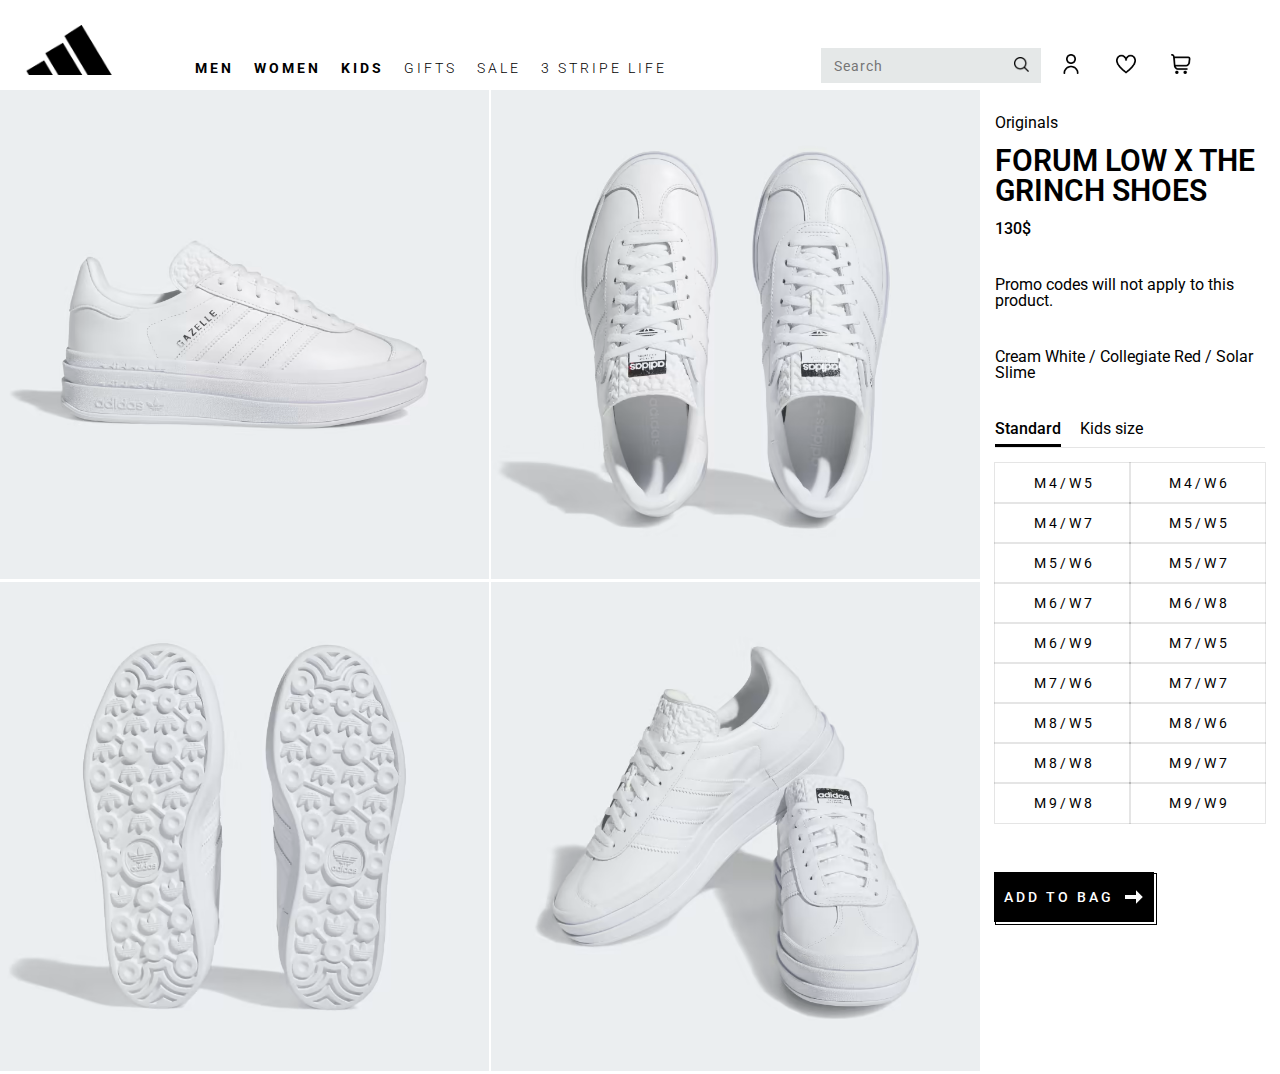
<file: gazelle-bold.html>
<!DOCTYPE html>
<html lang="en">
<head>
  <meta charset="UTF-8">
  <meta name="viewport" content="width=device-width, initial-scale=1.0">
  <link rel="stylesheet" type="text/css" href="css/main.css">
  <title>Close shop</title>
</head>
  <body>

    <header class="header">
      <div class="container" style="position: relative; margin: 0 auto;width: 100%;">
        <nav class="nav">
          <img src="img/logo.png" class="logo" alt="logo" >

          <ul class="nav_list">

            <li><a href="#!">men</a>
              <div class="drop_div">
                men
                sdfds<br>
                men
              </div>
            </li>

            <li><a href="#!">women</a>
              <div class="drop_div">
                women
                sdfds<br>
                womeb
              </div>
            </li>

            <li><a href="#!">kids</a>
              <div class="drop_div">
                sdfsdf
                sdfds<br>
                dfgd
              </div>
            </li>

            <li><a href="#!">gifts</a>
              <div class="drop_div">
                sdfsdf
                sdfds<br>
                dfgd
              </div>
            </li>

            <li><a href="#!">sale</a>
              <div class="drop_div">
                sdfsdf
                sdfds<br>
                dfgd
              </div>
            </li>

            <li><a href="#!">3 stripe life</a>
              <div class="drop_div">
                sdfsdf
                sdfds<br>
                dfgd
              </div>
            </li>
          </ul>

          <div class="nav_tools">
            <form action="" class="search_form">
              <input placeholder="Search" type="text" class="search_input"autocomplete="off">
              <button class="search_form__btn">
                <img src="img/search_loop.png" alt="search_loop" class="logo_search" height="15">
              </button>
            </form>

            <a href="#!">
              <img src="img/account.png" alt="acc" class="logo_search" height="20">
            </a>
            <a href="favorites.html">
              <img src="img/heart.png" alt="heart-nav" class="logo_search" height="20">
            </a>
            <a href="#!">
              <img src="img/basket.png" alt="basket" class="logo_search" height="20">
            </a>
          </div>
        </nav>
      </div>
    </header>
    <main>
      <div class="main-product">
        <div class="product-info">
          <div class="product-img">
            <span><img src="img/gazelle-bold/white/foto1.png" alt=""></span>
            <span><img src="img/gazelle-bold/white/foto2.png" alt=""></span>
            <span><img src="img/gazelle-bold/white/foto3.png" alt=""></span>
            <span><img src="img/gazelle-bold/white/foto4.png" alt=""></span>
          </div>


        </div>
        <div class="product-packaging">
          <div class="sidebar">

            <div class="product-description">
              <span>Originals</span>
              <h1>FORUM LOW X THE GRINCH SHOES</h1>
              <span class="product-price">130$</span>
              <p>Promo codes will not apply to this product.</p>
              <p>Cream White / Collegiate Red / Solar Slime</p>
            </div>

            <div class="size-toggle">
              <a href="#!" class="size-toggle-active-btn">Standard</a>
              <a href="#!">Kids size</a>
            </div>

            <div class="size-selector">
              <button>M 4 / W 5</button>
              <button>M 4 / W 6</button>
              <button>M 4 / W 7</button>
              <button>M 5 / W 5</button>
              <button>M 5 / W 6</button>
              <button>M 5 / W 7</button>
              <button>M 6 / W 7</button>
              <button>M 6 / W 8</button>
              <button>M 6 / W 9</button>
              <button>M 7 / W 5</button>
              <button>M 7 / W 6</button>
              <button>M 7 / W 7</button>
              <button>M 8 / W 5</button>
              <button>M 8 / W 6</button>
              <button>M 8 / W 8</button>
              <button>M 9 / W 7</button>
              <button>M 9 / W 8</button>
              <button>M 9 / W 9</button>

            </div>

            <div class="under_btn under_btn_men btn-bag" style="border-color:black; width: 160px; height: 50px;">
              <a href="#!" class="under_btn_men" style=" background-color: black; color: white; width: 160px; height: 50px" >
                <p>Add to bag</p>
                <img src="img/white-arrow1.png" height="20">
              </a>
            </div>


          </div>
        </div>
      </div>
    </main>


    <!-- <script src="js/product.js"></script> -->

  </body>
</html>
</file>
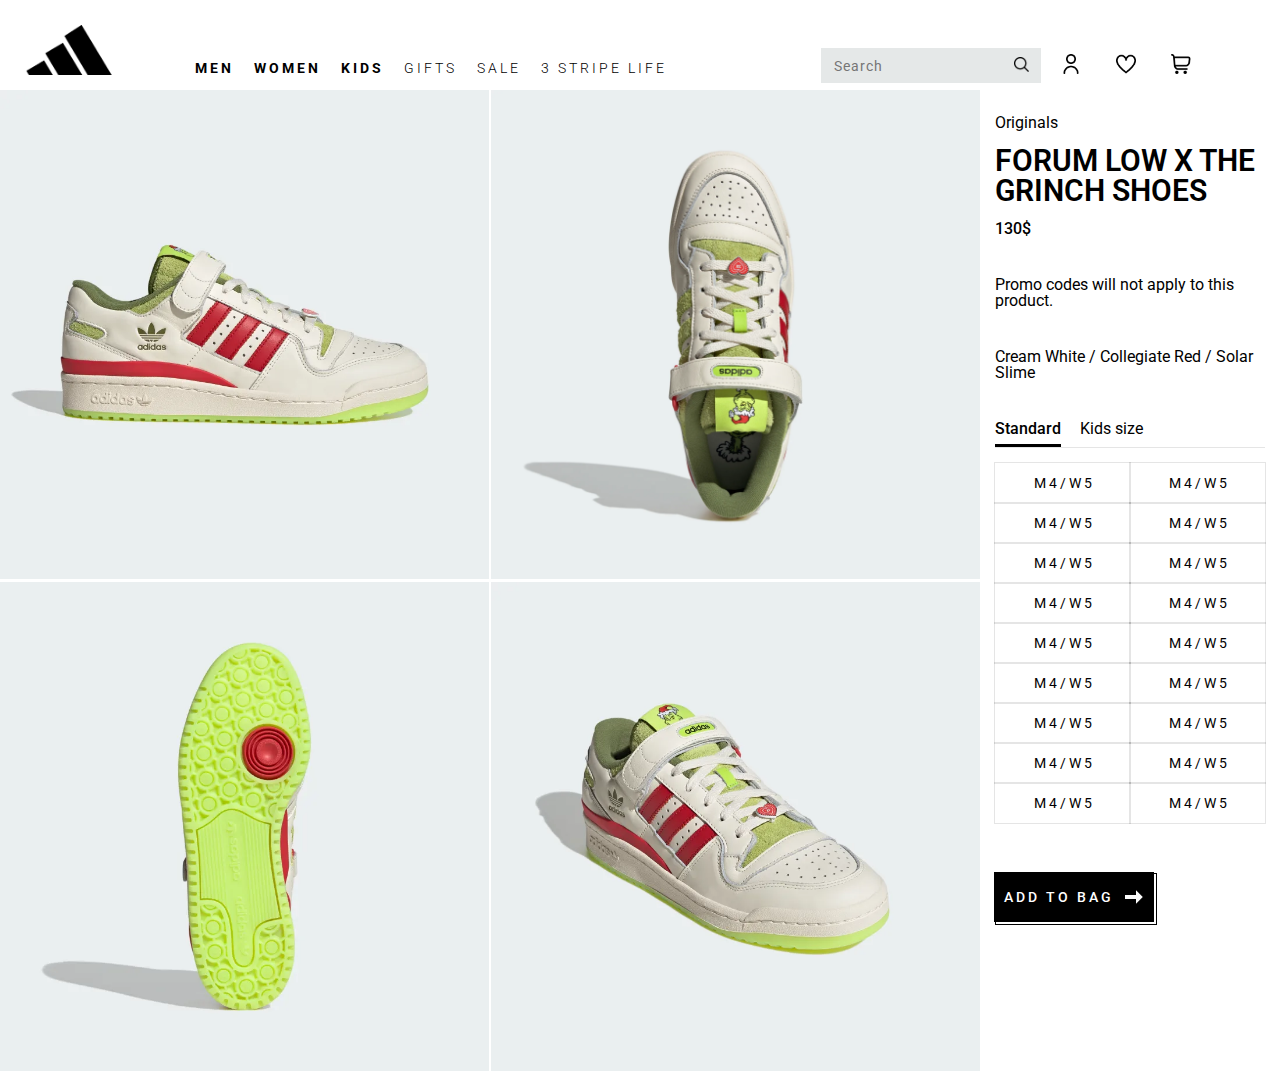
<file: product.html>
<!DOCTYPE html>
<html lang="en">
<head>
  <meta charset="UTF-8">
  <meta name="viewport" content="width=device-width, initial-scale=1.0">
  <link rel="stylesheet" type="text/css" href="css/main.css">
  <title>Close shop</title>
</head>
  <body>

    <header class="header">
      <div class="container" style="position: relative; margin: 0 auto;width: 100%;">
        <nav class="nav">
          <img src="img/logo.png" class="logo" alt="logo" >

          <ul class="nav_list">

            <li><a href="#!">men</a>
              <div class="drop_div">
                men
                sdfds<br>
                men
              </div>
            </li>

            <li><a href="#!">women</a>
              <div class="drop_div">
                women
                sdfds<br>
                womeb
              </div>
            </li>

            <li><a href="#!">kids</a>
              <div class="drop_div">
                sdfsdf
                sdfds<br>
                dfgd
              </div>
            </li>

            <li><a href="#!">gifts</a>
              <div class="drop_div">
                sdfsdf
                sdfds<br>
                dfgd
              </div>
            </li>

            <li><a href="#!">sale</a>
              <div class="drop_div">
                sdfsdf
                sdfds<br>
                dfgd
              </div>
            </li>

            <li><a href="#!">3 stripe life</a>
              <div class="drop_div">
                sdfsdf
                sdfds<br>
                dfgd
              </div>
            </li>
          </ul>

          <div class="nav_tools">
            <form action="" class="search_form">
              <input placeholder="Search" type="text" class="search_input"autocomplete="off">
              <button class="search_form__btn">
                <img src="img/search_loop.png" alt="search_loop" class="logo_search" height="15">
              </button>
            </form>

            <a href="#!">
              <img src="img/account.png" alt="acc" class="logo_search" height="20">
            </a>
            <a href="favorites.html">
              <img src="img/heart.png" alt="heart-nav" class="logo_search" height="20">
            </a>
            <a href="#!">
              <img src="img/basket.png" alt="basket" class="logo_search" height="20">
            </a>
          </div>
        </nav>
      </div>
    </header>
    <main>
      <div class="main-product">
        <div class="product-info">
          <div class="product-img">
            <span><img src="img/forum_low_white_grinch/foto1.png" alt=""></span>
            <span><img src="img/forum_low_white_grinch/foto2.png" alt=""></span>
            <span><img src="img/forum_low_white_grinch/foto3.png" alt=""></span>
            <span><img src="img/forum_low_white_grinch/foto4.png" alt=""></span>
          </div>


        </div>
        <div class="product-packaging">
          <div class="sidebar">

            <div class="product-description">
              <span>Originals</span>
              <h1>FORUM LOW X THE GRINCH SHOES</h1>
              <span class="product-price">130$</span>
              <p>Promo codes will not apply to this product.</p>
              <p>Cream White / Collegiate Red / Solar Slime</p>
            </div>

            <div class="size-toggle">
              <a href="#!" class="size-toggle-active-btn">Standard</a>
              <a href="#!">Kids size</a>
            </div>

            <div class="size-selector">
              <button>M 4 / W 5</button>
              <button>M 4 / W 5</button>
              <button>M 4 / W 5</button>
              <button>M 4 / W 5</button>
              <button>M 4 / W 5</button>
              <button>M 4 / W 5</button>
              <button>M 4 / W 5</button>
              <button>M 4 / W 5</button>
              <button>M 4 / W 5</button>
              <button>M 4 / W 5</button>
              <button>M 4 / W 5</button>
              <button>M 4 / W 5</button>
              <button>M 4 / W 5</button>
              <button>M 4 / W 5</button>
              <button>M 4 / W 5</button>
              <button>M 4 / W 5</button>
              <button>M 4 / W 5</button>
              <button>M 4 / W 5</button>

            </div>

            <div class="under_btn under_btn_men btn-bag" style="border-color:black; width: 160px; height: 50px;">
              <a href="#!" class="under_btn_men" style=" background-color: black; color: white; width: 160px; height: 50px" >
                <p>Add to bag</p>
                <img src="img/white-arrow1.png" height="20">
              </a>
            </div>


          </div>
        </div>
      </div>
    </main>


    <script src="js/product.js"></script>

  </body>
</html>
</file>
<file: css/main.css>
@import url('https://fonts.googleapis.com/css2?family=Roboto:ital,wght@0,100;0,300;0,400;0,500;0,700;0,900;1,100;1,300;1,400;1,500;1,700;1,900&display=swap');

@import url("reset.css");
@import url("block.css");
@import url("nav.css");
@import url("sale_banner.css");
@import url("scroll_menu.css");
@import url("card_info.css");
@import url("popular_sect.css");
@import url("info_stories.css");
@import url("footer.css");
@import url("favorite.css");
@import url("product.css");
@import url("basket-style.css");
@import url("disabling_style.css");


a:hover{
  transition: .3s ease;
}
</file>
